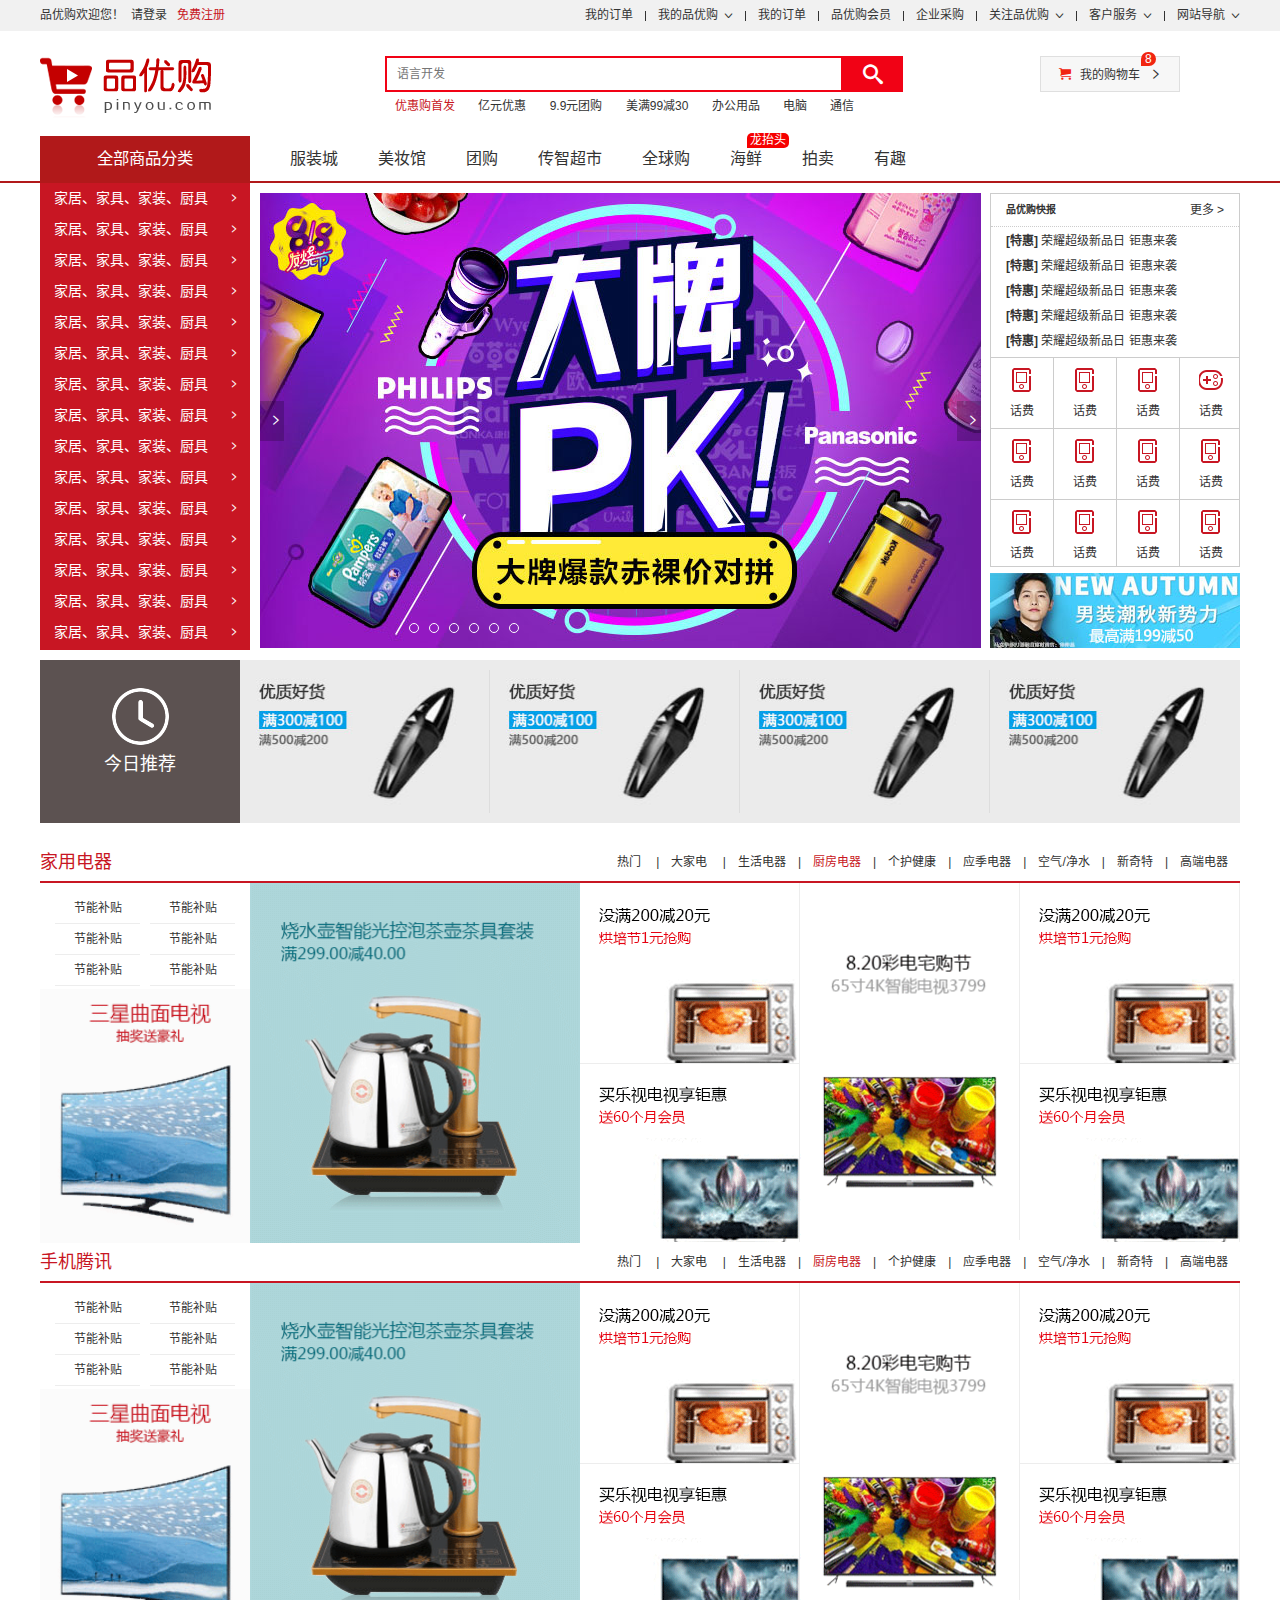
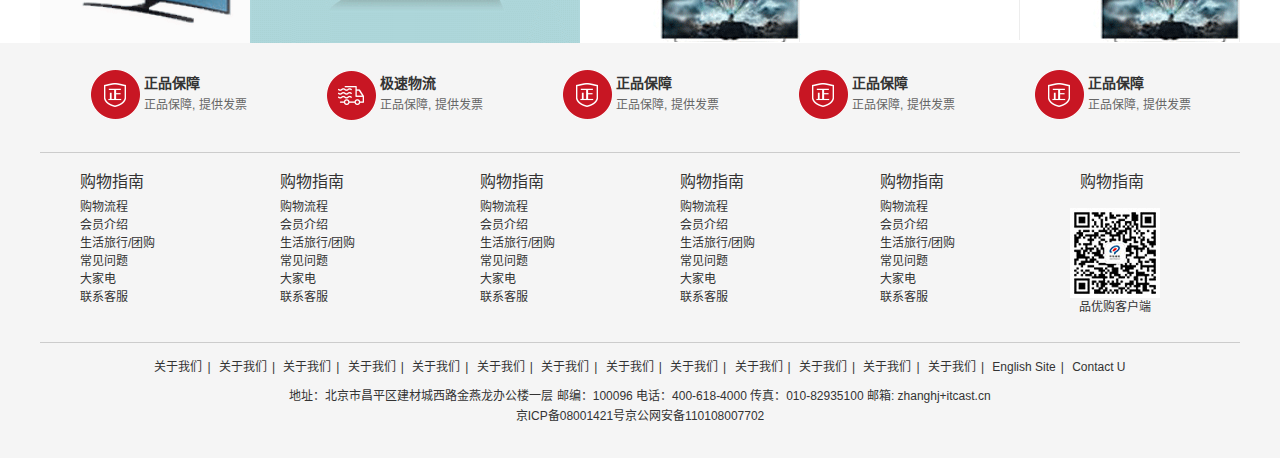
<file: 购物车/index.html>
<!DOCTYPE html>
<html lang="zh-CN">
<head>
  <meta charset="UTF-8">
  <title>品优购-综合网购首选-正品低价、品质保障、配送及时、轻松购物！</title>
  <meta name="description" content="品优购-专业的综合网上购物商城,销售家电、数码通讯、电脑、家居百货、服装服饰、母婴、图书、食品等数万个品牌优质商品.便捷、诚信的服务，为您提供愉悦的网上购物体验!" />
   <meta name="Keywords" content="网上购物,网上商城,手机,笔记本,电脑,MP3,CD,VCD,DV,相机,数码,配件,手表,存储卡,京东" />
  <!-- ico图标的引入 -->
  <link rel="shortcut icon" href="favicon.ico"  type="image/x-icon"/>
  <!-- 先引入我们的初始化css -->
  <link rel="stylesheet" href="css/normalize.css">
  <!-- 再引入我们的 公共样式文件 -->
  <link rel="stylesheet" href="css/common.css">
  <!-- 再引入我们的 首页样式文件 -->
  <link rel="stylesheet" href="css/index.css">
</head>
<body>
  <!-- 整个顶部盒子start -->
  <div class="nav-top">
      <!-- 快捷导航模块开始 -->
      <div class="shortcut">
         <div class="w">
             <div class="shortcut-l fl">
               <ul>
                 <li>品优购欢迎您！ </li>
                 <li> 
                     &nbsp; 
                     <a href="#">请登录</a>  
                     &nbsp; 
                     <a href="register.html" target="_blank" class="style-red">免费注册</a>  
                 </li>
               </ul>
             </div>
             <div class="shortcut-r fr">
                 <ul>
                    <li><a href="#">我的订单</a></li>
                    <li class="spacer"></li>
                    <li class="cw-icon"><a href="#">我的品优购</a> <i  class="arrow"></i></li>
                    <li class="spacer"></li>
                    <li><a href="#">我的订单</a></li>
                    <li class="spacer"></li>
                    <li><a href="#">品优购会员</a></li>
                    <li class="spacer"></li>
                    <li><a href="#">企业采购</a></li>
                    <li class="spacer"></li>
                    <li class="cw-icon"><a href="#">关注品优购</a> <i class="arrow"></i></li>
                    <li class="spacer"></li>
                    <li class="cw-icon"><a href="#">客户服务</a>  <i  class="arrow"></i></li>
                    <li class="spacer"></li>
                    <li class="cw-icon"><a href="#">网站导航</a>  <i  class="arrow"></i></li>
                 </ul>
             </div>
         </div>        
      </div>
      <!-- 快捷导航模块结束 -->
      <!-- 头部 模块start -->
      <div class="header w">
          <!-- logo -->
          <div class="logo">
             <h1>
                <a href="index.html" title="品优购网">品优购网</a>
             </h1>
          </div>

          <!-- search -->
          <div class="search">
              <form action="">
                <input type="text" placeholder="语言开发">
                <button></button>
              </form>
          </div>

          <!-- hotwords -->
          <div class="hotwords">
            <a href="#" class="style-red">优惠购首发</a>    
            <a href="#">亿元优惠</a>    
            <a href="#">9.9元团购</a>    
            <a href="#">美满99减30</a>    
            <a href="#">办公用品</a>    
            <a href="#">电脑</a>    
            <a href="#">通信</a>                           
          </div>
          <!-- shopcar -->
          <div class="shopcar">
               <i class="icomoon car"></i>
               <a href="#">我的购物车</a>
               <i class="icomoon arr"></i> 
               <i class="count">8</i>
          </div>
      </div>
      <!-- nav部分 -->
      <div class="nav w">
          <!-- 下拉菜单 -->
          <div class="dropdown fl">
             <div class="dt">
                <h3>全部商品分类</h3>
             </div>
             <div class="dd">
                <ul>
                  <li class="cate_menu_item"><a href="#">家居、家具、家装、厨具 <span class="icomoon fr"></span></a></li>
                  <li class="cate_menu_item"><a href="#">家居、家具、家装、厨具 <span class="icomoon fr"></span></a></li>
                  <li class="cate_menu_item"><a href="#">家居、家具、家装、厨具 <span class="icomoon fr"></span></a></li>
                  <li class="cate_menu_item"><a href="#">家居、家具、家装、厨具 <span class="icomoon fr"></span></a></li>
                  <li class="cate_menu_item"><a href="#">家居、家具、家装、厨具 <span class="icomoon fr"></span></a></li>
                  <li class="cate_menu_item"><a href="#">家居、家具、家装、厨具 <span class="icomoon fr"></span></a></li>
                  <li class="cate_menu_item"><a href="#">家居、家具、家装、厨具 <span class="icomoon fr"></span></a></li>
                  <li class="cate_menu_item"><a href="#">家居、家具、家装、厨具 <span class="icomoon fr"></span></a></li>
                  <li class="cate_menu_item"><a href="#">家居、家具、家装、厨具 <span class="icomoon fr"></span></a></li>
                  <li class="cate_menu_item"><a href="#">家居、家具、家装、厨具 <span class="icomoon fr"></span></a></li>
                  <li class="cate_menu_item"><a href="#">家居、家具、家装、厨具 <span class="icomoon fr"></span></a></li>
                  <li class="cate_menu_item"><a href="#">家居、家具、家装、厨具 <span class="icomoon fr"></span></a></li>
                  <li class="cate_menu_item"><a href="#">家居、家具、家装、厨具 <span class="icomoon fr"></span></a></li>
                  <li class="cate_menu_item"><a href="#">家居、家具、家装、厨具 <span class="icomoon fr"></span></a></li>
                  <li class="cate_menu_item"><a href="#">家居、家具、家装、厨具 <span class="icomoon fr"></span></a></li>
                </ul>
             </div>
          </div>
          <!-- nav-group  导航分组 -->
          <div class="nav-group fl">
             <ul>
               <li class="nav-group-item"><a href="#">服装城</a></li>
               <li class="nav-group-item"><a href="#">美妆馆</a></li>
               <li class="nav-group-item"><a href="#">团购</a></li>
               <li class="nav-group-item"><a href="#">传智超市</a></li>
               <li class="nav-group-item"><a href="#">全球购</a></li>
               <li class="nav-group-item">
                  <a href="#">海鲜</a>
                  <i class="dragon">龙抬头</i>
              </li>
               <li class="nav-group-item"><a href="#">拍卖</a></li>
               <li class="nav-group-item"><a href="#">有趣</a></li>
             </ul>
          </div>
      </div>
      <!-- 头部 模块start -->        
  </div>
  <!-- 整个顶部盒子end -->
  <!-- 主体盒子开始 -->
  <div class="w">
      <div class="main">
          <!-- 轮播图 焦点图 -->
          <div class="focus fl">
              <ul>
                <li><a href="#"><img src="upload/banner.jpg" alt=""></a></li>
              </ul>
              <button class="focus-prev"></button>
              <button class="focus-next"></button>
              <!-- 翻页小圆点 -->
              <ol class="pager">
                <li class="pager-item"></li>
                <li class="pager-item"></li>
                <li class="pager-item"></li>
                <li class="pager-item current"></li>
                <li class="pager-item"></li>
                <li class="pager-item"></li>
              </ol>
          </div>
          <!-- 快报模块 -->
          <div class="newsflash fr">
            <div class="news">
              <div class="news-hd">
                 <h5 class="fl">品优购快报</h5>
                 <a href="#" class="fr">更多 &gt; </a>
              </div>
              <div class="news-bd">
                 <ul>
                   <li><a href="#"><strong>[特惠]</strong> 荣耀超级新品日 钜惠来袭</a></li>
                   <li><a href="#"><strong>[特惠]</strong> 荣耀超级新品日 钜惠来袭</a></li>
                   <li><a href="#"><strong>[特惠]</strong> 荣耀超级新品日 钜惠来袭</a></li>
                   <li><a href="#"><strong>[特惠]</strong> 荣耀超级新品日 钜惠来袭</a></li>
                   <li><a href="#"><strong>[特惠]</strong> 荣耀超级新品日 钜惠来袭</a></li>
                 </ul>
              </div>
            </div>
            <div class="lifeservice">
               <ul>
                 <li>
                   <a href="#"><i class="icon"></i><p>话费</p></a>
                   
                 </li>
                 <li>
                   <a href="#"><i class="icon"></i><p>话费</p></a>
                   
                 </li>
                 <li>
                   <a href="#"><i class="icon"></i><p>话费</p></a>
                   
                 </li>
                 <li class="game">
                   <a href="#"><i class="icon"></i><p>话费</p></a>
                   
                 </li>
                 <li>
                   <a href="#"><i class="icon"></i><p>话费</p></a>
                   
                 </li>
                 <li>
                   <a href="#"><i class="icon"></i><p>话费</p></a>
                   
                 </li>
                 <li>
                   <a href="#"><i class="icon"></i><p>话费</p></a>
                   
                 </li>
                 <li>
                   <a href="#"><i class="icon"></i><p>话费</p></a>
                   
                 </li>
                 <li>
                   <a href="#"><i class="icon"></i><p>话费</p></a>
                   
                 </li>
                 <li>
                   <a href="#"><i class="icon"></i><p>话费</p></a>
                   
                 </li>
                 <li>
                   <a href="#"><i class="icon"></i><p>话费</p></a>
                   
                 </li>
                 <li>
                   <a href="#"><i class="icon"></i><p>话费</p></a>
                   
                 </li>
               </ul>
            </div>
            <div class="ad">
              <img src="upload/ad.jpg" alt="">
            </div>
          </div>
      </div>
  </div>
  <!-- 主体盒子结束 --> 

 <!-- show模块展示专区 -->
 <div class="show">
   <div class="recommend w">
      <div class="time fl">
         <img src="img/clock.png" alt="">
         <h3>今日推荐</h3>
      </div>
      <div class="recommend-r fl">
         <ul>
           <li>
             <a href="list.html">
               <img src="upload/re-img1.jpg" alt="">
             </a>
           </li>
           <li>
             <a href="list.html">
               <img src="upload/re-img1.jpg" alt="">
             </a>
           </li>
           <li>
             <a href="list.html">
               <img src="upload/re-img1.jpg" alt="">
             </a>
           </li>
           <li class="last">
             <a href="list.html">
               <img src="upload/re-img1.jpg" alt="">
             </a>
           </li>
  
         </ul>
      </div>
   </div>
 </div>
 <!-- show模块展示专区end -->

 <!-- 楼层去  电梯导航用的  start-->
<div class="floor">
   <div class="w">
       <div class="floor-hd">
          <h3>家用电器</h3>
          <div class="tab-list">
             <ul>
                <!-- 因为我们触发的是li事件  -->
                <li ><a href="#">热门</a> |</li>
                <li><a href="#">大家电</a> |</li>
                <li><a href="#">生活电器</a>|</li>
                <li class="current"><a href="#">厨房电器</a>|</li>
                <li><a href="#">个护健康</a>|</li>
                <li><a href="#">应季电器</a>|</li>
                <li><a href="#">空气/净水</a>|</li>
                <li><a href="#">新奇特</a>|</li>
                <li><a href="#">高端电器</a></li>
             </ul>
          </div>
       </div>
       <div class="floor-bd">
         <!-- tab-content这个盒子要有 -->
          <div class="tab-content">
             <div class="row-210 fl">
                 <div class="row-210-top clearfix">
                   <ul>
                     <li><a href="#">节能补贴</a></li>
                     <li><a href="#">节能补贴</a></li>
                     <li><a href="#">节能补贴</a></li>
                     <li><a href="#">节能补贴</a></li>
                     <li><a href="#">节能补贴</a></li>
                     <li><a href="#">节能补贴</a></li>
                   </ul>
                 </div>
                 <div class="row-210-bottom">
                   <a href="#"><img src="upload/floor-1-1.png" alt=""></a>
                 </div>
             </div>
             <div class="row-330 fl">
                <ul>
                  <li><a href=""><img src="upload/floor-1-b01.png" alt=""></a></li>
                </ul>

             </div>
             <div class="row-220 fl">
                 <div class="tab-content-top">
                   <a href="#"><img src="upload/floor-1-2.png" alt=""></a>
                 </div>
                 <div class="tab-content-bottom">
                    <a href="#"><img src="upload/floor-1-3.png" alt=""></a>
                 </div>
             </div>
             <div class="row-220 fl">
                <a href="#"><img src="upload/floor-1-4.png" alt=""></a>
             </div>
             <div class="row-220 fl">
                 <div class="tab-content-top">
                   <a href="#"><img src="upload/floor-1-2.png" alt=""></a>
                 </div>
                 <div class="tab-content-bottom">
                    <a href="#"><img src="upload/floor-1-3.png" alt=""></a>
                 </div>

             </div>
          </div>
       </div>

   </div>

   <div class="w">
       <div class="floor-hd">
          <h3>手机腾讯</h3>
          <div class="tab-list">
             <ul>
                <!-- 因为我们触发的是li事件  -->
                <li ><a href="#">热门</a> |</li>
                <li><a href="#">大家电</a> |</li>
                <li><a href="#">生活电器</a>|</li>
                <li class="current"><a href="#">厨房电器</a>|</li>
                <li><a href="#">个护健康</a>|</li>
                <li><a href="#">应季电器</a>|</li>
                <li><a href="#">空气/净水</a>|</li>
                <li><a href="#">新奇特</a>|</li>
                <li><a href="#">高端电器</a></li>
             </ul>
          </div>
       </div>
       <div class="floor-bd">
         <!-- tab-content这个盒子要有 -->
          <div class="tab-content">
             <div class="row-210 fl">
                 <div class="row-210-top clearfix">
                   <ul>
                     <li><a href="#">节能补贴</a></li>
                     <li><a href="#">节能补贴</a></li>
                     <li><a href="#">节能补贴</a></li>
                     <li><a href="#">节能补贴</a></li>
                     <li><a href="#">节能补贴</a></li>
                     <li><a href="#">节能补贴</a></li>
                   </ul>
                 </div>
                 <div class="row-210-bottom">
                   <a href="#"><img src="upload/floor-1-1.png" alt=""></a>
                 </div>
             </div>
             <div class="row-330 fl">
                <ul>
                  <li><a href=""><img src="upload/floor-1-b01.png" alt=""></a></li>
                </ul>

             </div>
             <div class="row-220 fl">
                 <div class="tab-content-top">
                   <a href="#"><img src="upload/floor-1-2.png" alt=""></a>
                 </div>
                 <div class="tab-content-bottom">
                    <a href="#"><img src="upload/floor-1-3.png" alt=""></a>
                 </div>
             </div>
             <div class="row-220 fl">
                <a href="#"><img src="upload/floor-1-4.png" alt=""></a>
             </div>
             <div class="row-220 fl">
                 <div class="tab-content-top">
                   <a href="#"><img src="upload/floor-1-2.png" alt=""></a>
                 </div>
                 <div class="tab-content-bottom">
                    <a href="#"><img src="upload/floor-1-3.png" alt=""></a>
                 </div>

             </div>
          </div>
       </div>

   </div>
</div>






  <!-- 整个底部盒子start -->

  <div class="footer">
      <div class="w">
            <!-- 服务模块 -->
            <div class="mod_service">
               <ul>
                 <li class="mod_service_item">
                    <i class="mod_service_zheng fl sprite1"></i>
                    <div class="mod_service_tit fl">
                        <h5>正品保障</h5>
                        <p>正品保障, 提供发票</p>
                    </div>
                 </li>
                 <li class="mod_service_item">
                    <i class="mod_service_ji fl sprite1"></i>
                    <div class="mod_service_tit fl">
                        <h5>极速物流</h5>
                        <p>正品保障, 提供发票</p>
                    </div>
                 </li>
                 <li class="mod_service_item">
                    <i class="mod_service_zheng fl sprite1"></i>
                    <div class="mod_service_tit fl">
                        <h5>正品保障</h5>
                        <p>正品保障, 提供发票</p>
                    </div>
                 </li>
                 <li class="mod_service_item">
                    <i class="mod_service_zheng fl sprite1"></i>
                    <div class="mod_service_tit fl">
                        <h5>正品保障</h5>
                        <p>正品保障, 提供发票</p>
                    </div>
                 </li>
                 <li class="mod_service_item">
                    <i class="mod_service_zheng fl sprite1"></i>
                    <div class="mod_service_tit fl">
                        <h5>正品保障</h5>
                        <p>正品保障, 提供发票</p>
                    </div>
                 </li>
                
               </ul>
            </div>
            <!-- 帮助模块 -->
            <div class="mod_help">
                <dl class="mod_help_list">
                  <dt class="mod_help_title">购物指南</dt>
                  <dd><a href="#">购物流程</a></dd>
                  <dd><a href="#">会员介绍</a></dd>
                  <dd><a href="#">生活旅行/团购</a></dd>
                  <dd><a href="#">常见问题</a></dd>
                  <dd><a href="#">大家电</a></dd>
                  <dd><a href="#">联系客服</a></dd>
                </dl>
                <dl class="mod_help_list">
                  <dt class="mod_help_title">购物指南</dt>
                  <dd><a href="#">购物流程</a></dd>
                  <dd><a href="#">会员介绍</a></dd>
                  <dd><a href="#">生活旅行/团购</a></dd>
                  <dd><a href="#">常见问题</a></dd>
                  <dd><a href="#">大家电</a></dd>
                  <dd><a href="#">联系客服</a></dd>
                </dl>
                <dl class="mod_help_list">
                  <dt class="mod_help_title">购物指南</dt>
                  <dd><a href="#">购物流程</a></dd>
                  <dd><a href="#">会员介绍</a></dd>
                  <dd><a href="#">生活旅行/团购</a></dd>
                  <dd><a href="#">常见问题</a></dd>
                  <dd><a href="#">大家电</a></dd>
                  <dd><a href="#">联系客服</a></dd>
                </dl>
                <dl class="mod_help_list">
                  <dt class="mod_help_title">购物指南</dt>
                  <dd><a href="#">购物流程</a></dd>
                  <dd><a href="#">会员介绍</a></dd>
                  <dd><a href="#">生活旅行/团购</a></dd>
                  <dd><a href="#">常见问题</a></dd>
                  <dd><a href="#">大家电</a></dd>
                  <dd><a href="#">联系客服</a></dd>
                </dl>
                <dl class="mod_help_list">
                  <dt class="mod_help_title">购物指南</dt>
                  <dd><a href="#">购物流程</a></dd>
                  <dd><a href="#">会员介绍</a></dd>
                  <dd><a href="#">生活旅行/团购</a></dd>
                  <dd><a href="#">常见问题</a></dd>
                  <dd><a href="#">大家电</a></dd>
                  <dd><a href="#">联系客服</a></dd>
                </dl>
                <dl class="mod_help_list">
                  <dt class="mod_help_title">购物指南</dt>
                  <dd class="erweima">
                    <img src="img/wx_cz.jpg" alt="">

                     品优购客户端
                  </dd>
                </dl>
            </div>
            <!-- 版权模块 -->
            <div class="mod_copyright">
              <div class="mod_copyright_links"> 
                <a href="#">关于我们</a>|
                <a href="#">关于我们</a>|
                <a href="#">关于我们</a>|
                <a href="#">关于我们</a>|
                <a href="#">关于我们</a>|
                <a href="#">关于我们</a>|
                <a href="#">关于我们</a>|
                <a href="#">关于我们</a>|
                <a href="#">关于我们</a>|
                <a href="#">关于我们</a>|
                <a href="#">关于我们</a>|
                <a href="#">关于我们</a>|
                <a href="#">关于我们</a>|
                <a href="#">English Site</a>|
                <a href="#">Contact U</a></div>
              <p>
                地址：北京市昌平区建材城西路金燕龙办公楼一层 邮编：100096 电话：400-618-4000 传真：010-82935100 邮箱: zhanghj+itcast.cn <br>
京ICP备08001421号京公网安备110108007702

              </p>
            </div>
      </div>
  </div>
 <!-- 整个底部盒子start -->
</body>

</html>
</file>
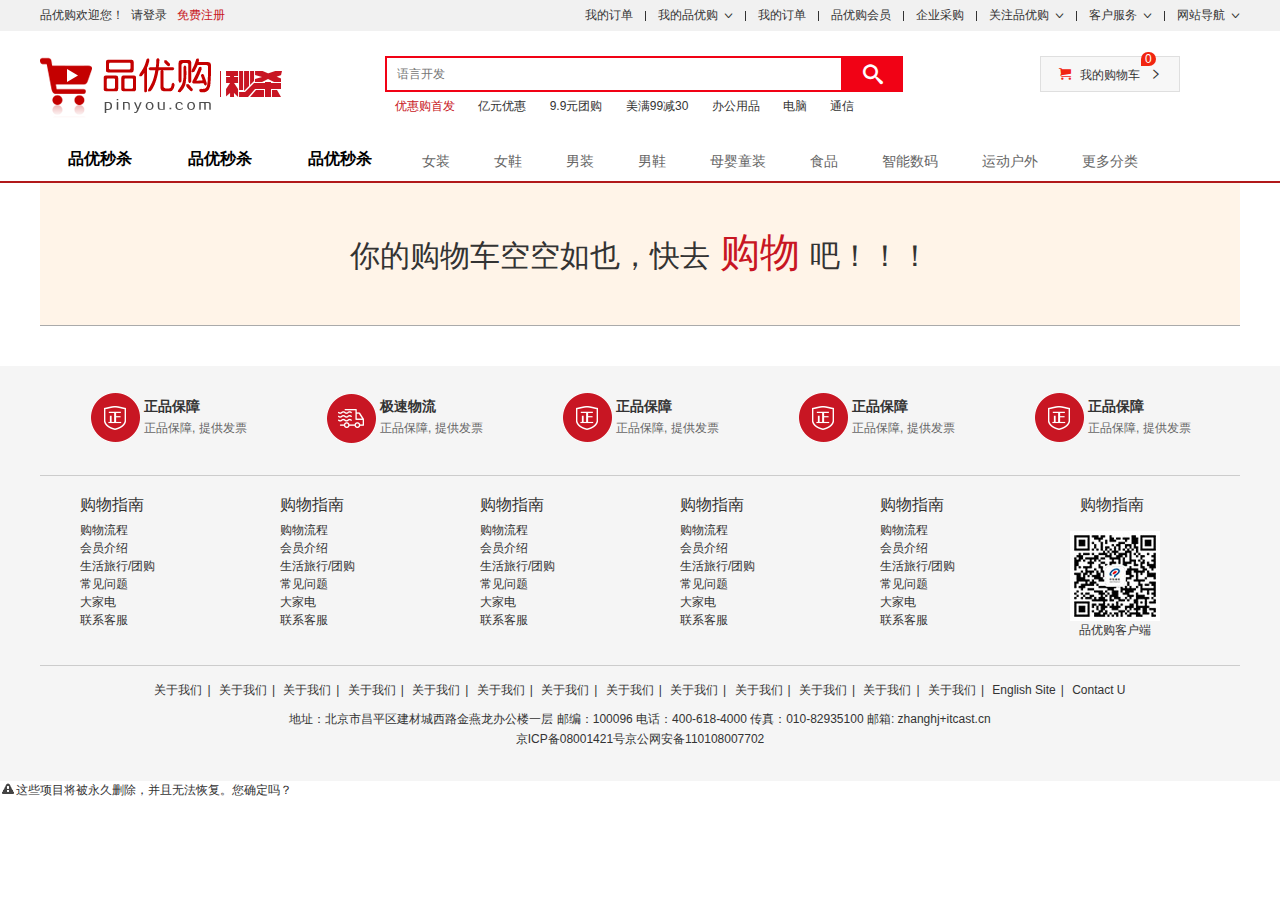
<file: 购物车/cart.html>
<!DOCTYPE html>
<html lang="en">

<head>
  <meta charset="UTF-8">
  <title>购物车-品优购</title>
  <meta name="description"
    content="品优购-专业的综合网上购物商城,销售家电、数码通讯、电脑、家居百货、服装服饰、母婴、图书、食品等数万个品牌优质商品.便捷、诚信的服务，为您提供愉悦的网上购物体验!" />
  <meta name="Keywords" content="网上购物,网上商城,手机,笔记本,电脑,MP3,CD,VCD,DV,相机,数码,配件,手表,存储卡,京东" />
  <!-- ico图标的引入 -->
  <link rel="shortcut icon" href="favicon.ico" type="image/x-icon" />
  <!-- 先引入我们的初始化css -->
  <link rel="stylesheet" href="css/normalize.css">
  <link rel="stylesheet" href="./css/jquery-ui.css">
  <!-- 再引入我们的 公共样式文件 -->
  <link rel="stylesheet" href="css/common.css">
  <!-- 再引入我们的 list样式文件 -->
  <link rel="stylesheet" href="css/list.css">
  <link rel="stylesheet" href="css/cart.css">

</head>

<body>

  <!-- 整个顶部盒子start -->
  <div class="nav-top">
    <!-- 快捷导航模块开始 -->
    <div class="shortcut">
      <div class="w">
        <div class="shortcut-l fl">
          <ul>
            <li>品优购欢迎您！ </li>
            <li>
              &nbsp;
              <a href="#">请登录</a>
              &nbsp;
              <a href="#" class="style-red">免费注册</a>
            </li>
          </ul>
        </div>
        <div class="shortcut-r fr">
          <ul>
            <li><a href="#">我的订单</a></li>
            <li class="spacer"></li>
            <li class="cw-icon"><a href="#">我的品优购</a> <i class="arrow"></i></li>
            <li class="spacer"></li>
            <li><a href="#">我的订单</a></li>
            <li class="spacer"></li>
            <li><a href="#">品优购会员</a></li>
            <li class="spacer"></li>
            <li><a href="#">企业采购</a></li>
            <li class="spacer"></li>
            <li class="cw-icon"><a href="#">关注品优购</a> <i class="arrow"></i></li>
            <li class="spacer"></li>
            <li class="cw-icon"><a href="#">客户服务</a> <i class="arrow"></i></li>
            <li class="spacer"></li>
            <li class="cw-icon"><a href="#">网站导航</a> <i class="arrow"></i></li>
          </ul>
        </div>
      </div>
    </div>
    <!-- 快捷导航模块结束 -->
    <!-- 头部 模块start -->
    <div class="header w">
      <!-- logo -->
      <div class="logo">
        <h1>
          <a href="index.html" title="品优购网">品优购网</a>
        </h1>
      </div>
      <div class="kill">
        <img src="upload/secKill_03.png" alt="">
      </div>
      <!-- search -->
      <div class="search">
        <form action="">
          <input type="text" placeholder="语言开发">
          <button></button>
        </form>
      </div>

      <!-- hotwords -->
      <div class="hotwords">
        <a href="#" class="style-red">优惠购首发</a>
        <a href="#">亿元优惠</a>
        <a href="#">9.9元团购</a>
        <a href="#">美满99减30</a>
        <a href="#">办公用品</a>
        <a href="#">电脑</a>
        <a href="#">通信</a>
      </div>
      <!-- shopcar -->
      <div class="shopcar">
        <i class="icomoon car"></i>
        <a href="./cart.html">我的购物车</a>
        <i class="icomoon arr"></i>
        <i class="count">0</i>
      </div>
    </div>
    <!-- nav部分 -->
    <div class="nav w">
      <ul class="list-nav-l fl">
        <li><a href="">品优秒杀</a></li>
        <li><a href="">品优秒杀</a></li>
        <li><a href="">品优秒杀</a></li>
      </ul>
      <ul class="list-nav-r fl">
        <li><a href="#">女装</a></li>
        <li><a href="#">女鞋 </a></li>
        <li><a href="#">男装</a></li>
        <li><a href="#">男鞋</a></li>
        <li><a href="#">母婴童装</a></li>
        <li><a href="#">食品</a></li>
        <li><a href="#">智能数码</a></li>
        <li><a href="#">运动户外</a></li>
        <li><a href="#">更多分类</a></li>
      </ul>
    </div>
    <!-- 头部 模块start -->
  </div>
  <!-- 整个顶部盒子end -->


  <!-- 内容区 -->
  <div class="main">
    <div class="w">
      <div class="empty-tip tc">
        你的购物车空空如也，快去<a href="./list.html">购物</a>吧！！！
      </div>
      <div class="cart-header hidden">
        <div class="row">
          <div class=" cell col-1">
            <input type="checkbox" class="pick-all" checked>全选
          </div>
          <div class="cell col-4">商品</div>
          <div class="cell col-1">价格</div>
          <div class="cell col-1">数量</div>
          <div class="cell col-1">小计</div>
          <div class="cell col-1">操作</div>
        </div>
      </div>

      <!-- 所有在购物车里面的商品 -->
      <div class="item-list">
        <!-- <div class="item" data-id="6">
          <div class="row">
            <div class="cell col-1 row">
              <div class="cell col-1">
                <input type="checkbox" class="item-ck" checked="">
              </div>
              <div class="cell col-4">
                <img src="./images/5b0fbaabN3229c7a3.jpg" alt="">
              </div>
            </div>
            <div class="cell col-4 row">
              <div class="item-name">荣耀V20 胡歌同款 麒麟980芯片 魅眼全视屏 4800万深感相机 6GB+128GB 幻夜黑 移动联通电信4G全面屏手机</div>
            </div>
            <div class="cell col-1 tc lh70">
              <span>￥</span>
              <em class="price">4158</em>
            </div>
            <div class="cell col-1 tc lh70">
              <div class="item-count">
                <a href="javascript:void(0);" class="reduce fl">-</a>
                <input autocomplete="off" type="text" class="number fl" value="1">
                <a href="javascript:void(0);" class="add fl">+</a>
              </div>
            </div>
            <div class="cell col-1 tc lh70">
              <span>￥</span>
              <em class="computed">4158</em>
            </div>
            <div class="cell col-1">
              <a href="javascript:void(0);" class="item-del">从购物车中移除</a>
            </div>
          </div>
        </div> -->
        
      </div>

      <div class="total-of hidden">
        <div class="row w">
          <div class="cell col-1">
            <input type="checkbox" class="pick-all" checked>全选
          </div>
          <div class="cell col-1 tc">
            已经选择<span class="selected">0</span>件商品
          </div>
          <div class="cell col-1 tc">
            总计：￥<span class="total-money">0</span>
          </div>
          <div class="cell col-1 tc">
            <a href="javascript:void(0);" class="settlement">去结算</a>
          </div>
        </div>
      </div>

    </div>
  </div>



  <!-- 整个底部盒子start -->

  <div class="footer">
    <div class="w">
      <!-- 服务模块 -->
      <div class="mod_service">
        <ul>
          <li class="mod_service_item">
            <i class="mod_service_zheng fl sprite1"></i>
            <div class="mod_service_tit fl">
              <h5>正品保障</h5>
              <p>正品保障, 提供发票</p>
            </div>
          </li>
          <li class="mod_service_item">
            <i class="mod_service_ji fl sprite1"></i>
            <div class="mod_service_tit fl">
              <h5>极速物流</h5>
              <p>正品保障, 提供发票</p>
            </div>
          </li>
          <li class="mod_service_item">
            <i class="mod_service_zheng fl sprite1"></i>
            <div class="mod_service_tit fl">
              <h5>正品保障</h5>
              <p>正品保障, 提供发票</p>
            </div>
          </li>
          <li class="mod_service_item">
            <i class="mod_service_zheng fl sprite1"></i>
            <div class="mod_service_tit fl">
              <h5>正品保障</h5>
              <p>正品保障, 提供发票</p>
            </div>
          </li>
          <li class="mod_service_item">
            <i class="mod_service_zheng fl sprite1"></i>
            <div class="mod_service_tit fl">
              <h5>正品保障</h5>
              <p>正品保障, 提供发票</p>
            </div>
          </li>

        </ul>
      </div>
      <!-- 帮助模块 -->
      <div class="mod_help">
        <dl class="mod_help_list">
          <dt class="mod_help_title">购物指南</dt>
          <dd><a href="#">购物流程</a></dd>
          <dd><a href="#">会员介绍</a></dd>
          <dd><a href="#">生活旅行/团购</a></dd>
          <dd><a href="#">常见问题</a></dd>
          <dd><a href="#">大家电</a></dd>
          <dd><a href="#">联系客服</a></dd>
        </dl>
        <dl class="mod_help_list">
          <dt class="mod_help_title">购物指南</dt>
          <dd><a href="#">购物流程</a></dd>
          <dd><a href="#">会员介绍</a></dd>
          <dd><a href="#">生活旅行/团购</a></dd>
          <dd><a href="#">常见问题</a></dd>
          <dd><a href="#">大家电</a></dd>
          <dd><a href="#">联系客服</a></dd>
        </dl>
        <dl class="mod_help_list">
          <dt class="mod_help_title">购物指南</dt>
          <dd><a href="#">购物流程</a></dd>
          <dd><a href="#">会员介绍</a></dd>
          <dd><a href="#">生活旅行/团购</a></dd>
          <dd><a href="#">常见问题</a></dd>
          <dd><a href="#">大家电</a></dd>
          <dd><a href="#">联系客服</a></dd>
        </dl>
        <dl class="mod_help_list">
          <dt class="mod_help_title">购物指南</dt>
          <dd><a href="#">购物流程</a></dd>
          <dd><a href="#">会员介绍</a></dd>
          <dd><a href="#">生活旅行/团购</a></dd>
          <dd><a href="#">常见问题</a></dd>
          <dd><a href="#">大家电</a></dd>
          <dd><a href="#">联系客服</a></dd>
        </dl>
        <dl class="mod_help_list">
          <dt class="mod_help_title">购物指南</dt>
          <dd><a href="#">购物流程</a></dd>
          <dd><a href="#">会员介绍</a></dd>
          <dd><a href="#">生活旅行/团购</a></dd>
          <dd><a href="#">常见问题</a></dd>
          <dd><a href="#">大家电</a></dd>
          <dd><a href="#">联系客服</a></dd>
        </dl>
        <dl class="mod_help_list">
          <dt class="mod_help_title">购物指南</dt>
          <dd class="erweima">
            <img src="img/wx_cz.jpg" alt="">

            品优购客户端
          </dd>
        </dl>
      </div>
      <!-- 版权模块 -->
      <div class="mod_copyright">
        <div class="mod_copyright_links">
          <a href="#">关于我们</a>|
          <a href="#">关于我们</a>|
          <a href="#">关于我们</a>|
          <a href="#">关于我们</a>|
          <a href="#">关于我们</a>|
          <a href="#">关于我们</a>|
          <a href="#">关于我们</a>|
          <a href="#">关于我们</a>|
          <a href="#">关于我们</a>|
          <a href="#">关于我们</a>|
          <a href="#">关于我们</a>|
          <a href="#">关于我们</a>|
          <a href="#">关于我们</a>|
          <a href="#">English Site</a>|
          <a href="#">Contact U</a></div>
        <p>
          地址：北京市昌平区建材城西路金燕龙办公楼一层 邮编：100096 电话：400-618-4000 传真：010-82935100 邮箱: zhanghj+itcast.cn <br>
          京ICP备08001421号京公网安备110108007702

        </p>
      </div>
    </div>
  </div>
  <!-- 整个底部盒子start -->
  <div class="mask hidden"></div>

  <div id="dialog-confirm" title="确认要删除吗？">
    <p><span class="ui-icon ui-icon-alert"></span>这些项目将被永久删除，并且无法恢复。您确定吗？</p>
  </div>
</body>
</html>
</file>
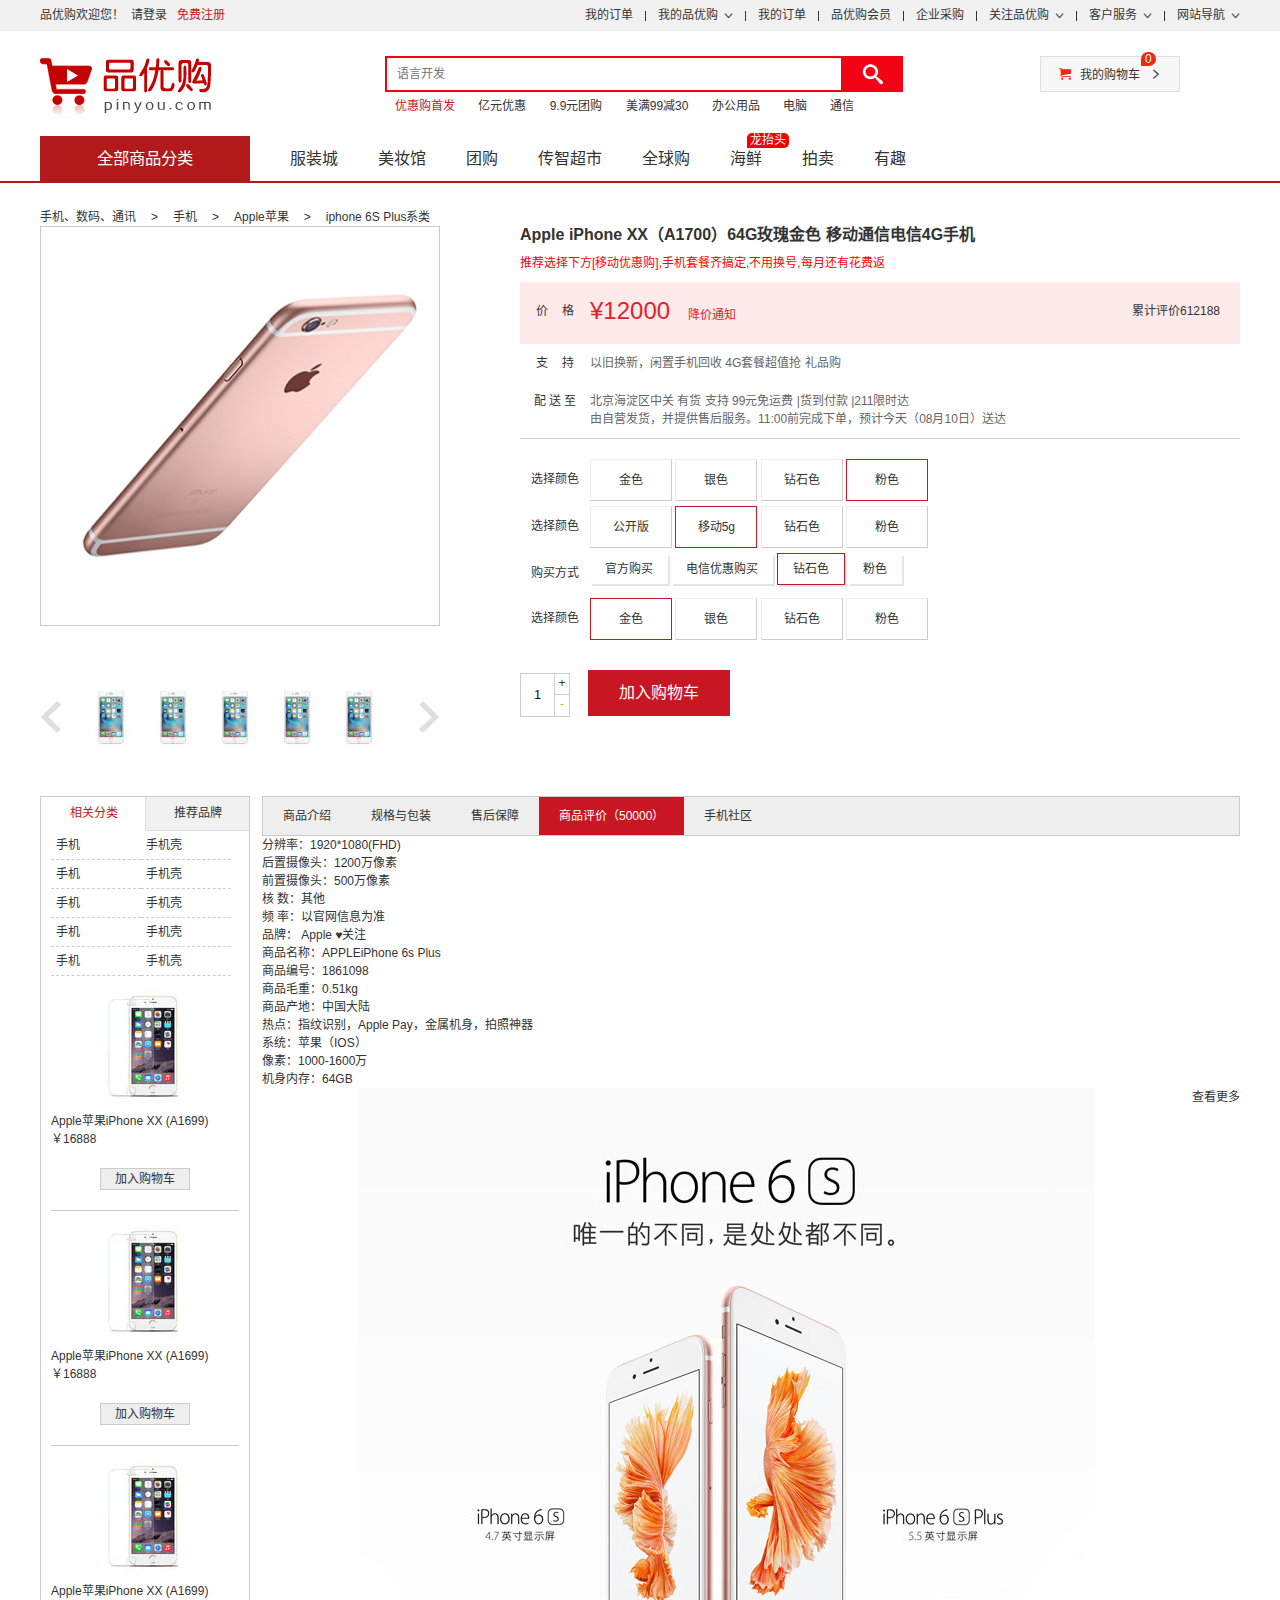
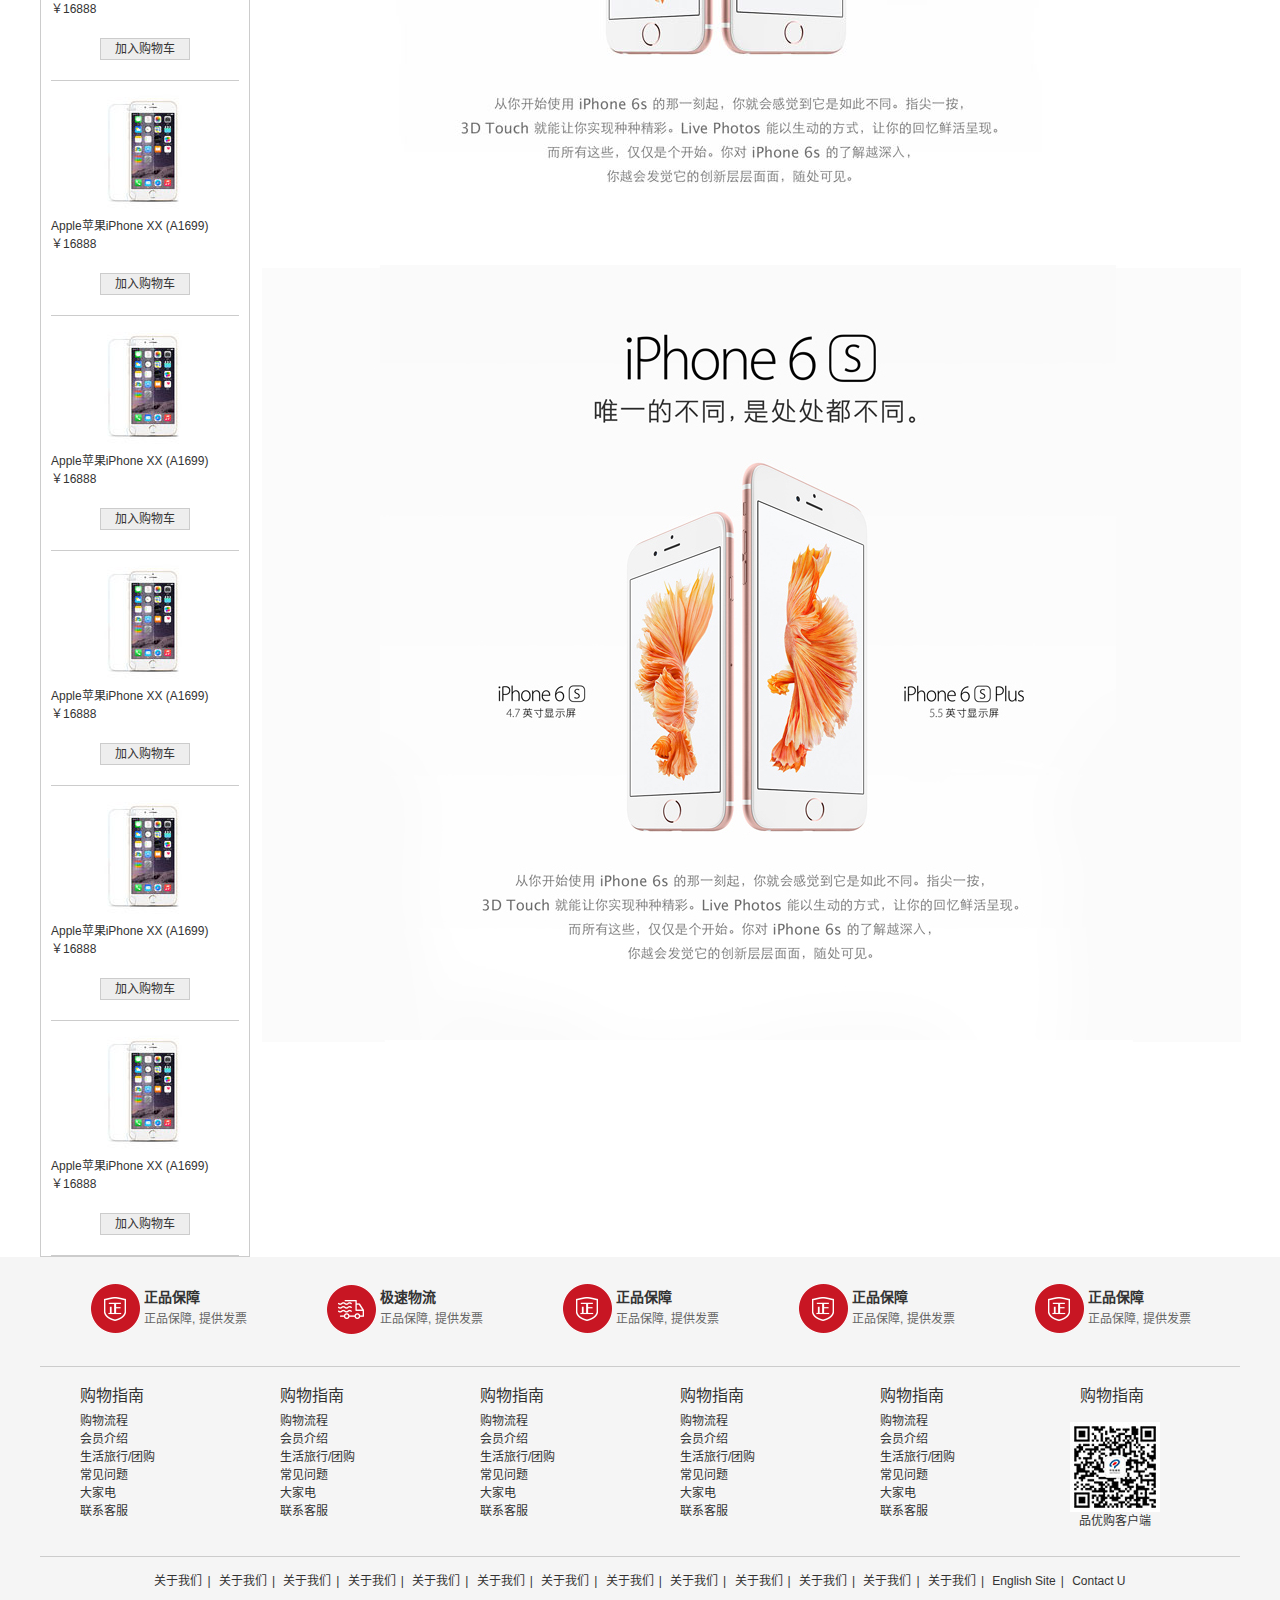
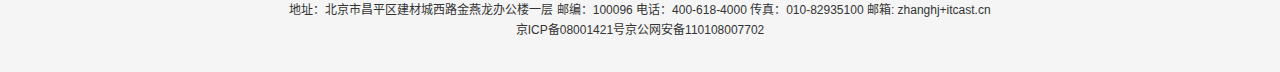
<file: 购物车/detail.html>
<!DOCTYPE html>
<html lang="zh-CN">

<head>
  <meta charset="UTF-8">
  <title>手机详情页-品优购</title>
  <meta name="description"
    content="品优购-专业的综合网上购物商城,销售家电、数码通讯、电脑、家居百货、服装服饰、母婴、图书、食品等数万个品牌优质商品.便捷、诚信的服务，为您提供愉悦的网上购物体验!" />
  <meta name="Keywords" content="网上购物,网上商城,手机,笔记本,电脑,MP3,CD,VCD,DV,相机,数码,配件,手表,存储卡,京东" />
  <!-- ico图标的引入 -->
  <link rel="shortcut icon" href="favicon.ico" type="image/x-icon" />
  <!-- 先引入我们的初始化css -->
  <link rel="stylesheet" href="css/normalize.css">
  <!-- 再引入我们的 公共样式文件 -->
  <link rel="stylesheet" href="css/common.css">
  <!-- 再引入我们的 详情页样式文件 -->
  <link rel="stylesheet" href="css/detail.css">

</head>

<body>
  <!-- 整个顶部盒子start -->
  <div class="nav-top">
    <!-- 快捷导航模块开始 -->
    <div class="shortcut">
      <div class="w">
        <div class="shortcut-l fl">
          <ul>
            <li>品优购欢迎您！ </li>
            <li>
              &nbsp;
              <a href="#">请登录</a>
              &nbsp;
              <a href="#" class="style-red">免费注册</a>
            </li>
          </ul>
        </div>
        <div class="shortcut-r fr">
          <ul>
            <li><a href="#">我的订单</a></li>
            <li class="spacer"></li>
            <li class="cw-icon"><a href="#">我的品优购</a> <i class="arrow"></i></li>
            <li class="spacer"></li>
            <li><a href="#">我的订单</a></li>
            <li class="spacer"></li>
            <li><a href="#">品优购会员</a></li>
            <li class="spacer"></li>
            <li><a href="#">企业采购</a></li>
            <li class="spacer"></li>
            <li class="cw-icon"><a href="#">关注品优购</a> <i class="arrow"></i></li>
            <li class="spacer"></li>
            <li class="cw-icon"><a href="#">客户服务</a> <i class="arrow"></i></li>
            <li class="spacer"></li>
            <li class="cw-icon"><a href="#">网站导航</a> <i class="arrow"></i></li>
          </ul>
        </div>
      </div>
    </div>
    <!-- 快捷导航模块结束 -->
    <!-- 头部 模块start -->
    <div class="header w">
      <!-- logo -->
      <div class="logo">
        <h1>
          <a href="index.html" title="品优购网">品优购网</a>
        </h1>
      </div>

      <!-- search -->
      <div class="search">
        <form action="">
          <input type="text" placeholder="语言开发">
          <button></button>
        </form>
      </div>

      <!-- hotwords -->
      <div class="hotwords">
        <a href="#" class="style-red">优惠购首发</a>
        <a href="#">亿元优惠</a>
        <a href="#">9.9元团购</a>
        <a href="#">美满99减30</a>
        <a href="#">办公用品</a>
        <a href="#">电脑</a>
        <a href="#">通信</a>
      </div>
      <!-- shopcar -->
      <div class="shopcar">
        <i class="icomoon car"></i>
        <a href="./cart.html">我的购物车</a>
        <i class="icomoon arr"></i>
        <i class="count">0</i>
      </div>
    </div>
    <!-- nav部分 -->
    <div class="nav w">
      <!-- 下拉菜单 -->
      <div class="dropdown fl">
        <div class="dt">
          <h3>全部商品分类</h3>
        </div>
        <div class="dd">
          <ul>
            <li class="cate_menu_item"><a href="#">家居、家具、家装、厨具 <span class="icomoon fr"></span></a></li>
            <li class="cate_menu_item"><a href="#">家居、家具、家装、厨具 <span class="icomoon fr"></span></a></li>
            <li class="cate_menu_item"><a href="#">家居、家具、家装、厨具 <span class="icomoon fr"></span></a></li>
            <li class="cate_menu_item"><a href="#">家居、家具、家装、厨具 <span class="icomoon fr"></span></a></li>
            <li class="cate_menu_item"><a href="#">家居、家具、家装、厨具 <span class="icomoon fr"></span></a></li>
            <li class="cate_menu_item"><a href="#">家居、家具、家装、厨具 <span class="icomoon fr"></span></a></li>
            <li class="cate_menu_item"><a href="#">家居、家具、家装、厨具 <span class="icomoon fr"></span></a></li>
            <li class="cate_menu_item"><a href="#">家居、家具、家装、厨具 <span class="icomoon fr"></span></a></li>
            <li class="cate_menu_item"><a href="#">家居、家具、家装、厨具 <span class="icomoon fr"></span></a></li>
            <li class="cate_menu_item"><a href="#">家居、家具、家装、厨具 <span class="icomoon fr"></span></a></li>
            <li class="cate_menu_item"><a href="#">家居、家具、家装、厨具 <span class="icomoon fr"></span></a></li>
            <li class="cate_menu_item"><a href="#">家居、家具、家装、厨具 <span class="icomoon fr"></span></a></li>
            <li class="cate_menu_item"><a href="#">家居、家具、家装、厨具 <span class="icomoon fr"></span></a></li>
            <li class="cate_menu_item"><a href="#">家居、家具、家装、厨具 <span class="icomoon fr"></span></a></li>
            <li class="cate_menu_item"><a href="#">家居、家具、家装、厨具 <span class="icomoon fr"></span></a></li>
          </ul>
        </div>
      </div>
      <!-- nav-group  导航分组 -->
      <div class="nav-group fl">
        <ul>
          <li class="nav-group-item"><a href="#">服装城</a></li>
          <li class="nav-group-item"><a href="#">美妆馆</a></li>
          <li class="nav-group-item"><a href="#">团购</a></li>
          <li class="nav-group-item"><a href="#">传智超市</a></li>
          <li class="nav-group-item"><a href="#">全球购</a></li>
          <li class="nav-group-item">
            <a href="#">海鲜</a>
            <i class="dragon">龙抬头</i>
          </li>
          <li class="nav-group-item"><a href="#">拍卖</a></li>
          <li class="nav-group-item"><a href="#">有趣</a></li>
        </ul>
      </div>
    </div>
    <!-- 头部 模块start -->
  </div>
  <!-- 整个顶部盒子end -->

  <!-- 主体区域 -->
  <div class="main">
    <div class="w">
      <!-- 面包屑导航 -->
      <div class="crumb-wrap clearfix">
        <ul>
          <li><a href="#"> 手机、数码、通讯</a></li>
          <li> &gt; </li>
          <li><a href="#">手机</a></li>
          <li> &gt; </li>
          <li><a href="#"> Apple苹果</a></li>
          <li>&gt;</li>
          <li>iphone 6S Plus系类</li>
        </ul>
      </div>
      <!-- 产品介绍模块 -->
      <div class="product-intro clearfix">
        <div class="preview-wrap fl">
          <!-- 放大镜图片模块 -->
          <div class="preview-img">
            <img src="upload/s1.png" alt="">
            <!-- mask黄色遮罩层 -->
            <!-- <div class="mask"></div>
                 <div class="big"></div> -->
          </div>
          <!-- 小图片列表 -->
          <div class="preview-list">
            <a href="javascript:;" class="arrow-prev"> <img src="upload/disabled-prev.png" alt=""> </a>
            <a href="javascript:;" class="arrow-next"> <img src="upload/disabled-next.png" alt=""> </a>
            <!-- 切除多余的部分 -->
            <div class="list-item">
              <ul>
                <li><img src="upload/small.jpg" alt=""></li>
                <li><img src="upload/small.jpg" alt=""></li>
                <li><img src="upload/small.jpg" alt=""></li>
                <li><img src="upload/small.jpg" alt=""></li>
                <li><img src="upload/small.jpg" alt=""></li>
                <li><img src="upload/small.jpg" alt=""></li>
              </ul>
            </div>
          </div>

        </div>
        <div class="itemInfo-wrap fr">
          <!-- 头部的标题 -->
          <div class="sku-name"> Apple iPhone XX（A1700）64G玫瑰金色 移动通信电信4G手机</div>
          <div class="news">推荐选择下方[移动优惠购],手机套餐齐搞定,不用换号,每月还有花费返</div>
          <!-- 摘要是一个大盒子包含里面的 -->
          <div class="summary">
            <!-- 价格区 -->
            <div class="summary-price clearfix">
              <div class="dt">价&nbsp;&nbsp;&nbsp;&nbsp;格</div>
              <div class="dd">
                <em>¥12000</em> <i>降价通知</i>
              </div>
              <div class="remark">累计评价612188</div>
            </div>

            <div class="summary-support clearfix">
              <div class="dt">支&nbsp;&nbsp;&nbsp;&nbsp;持</div>
              <div class="dd">
                以旧换新，闲置手机回收 4G套餐超值抢 礼品购
              </div>
            </div>
            <div class="summary-stock clearfix">
              <div class="dt">配&nbsp;送&nbsp;至</div>
              <div class="dd">
                北京海淀区中关 有货 支持 99元免运费 |货到付款 |211限时达 <br>
                由自营发货，并提供售后服务。11:00前完成下单，预计今天（08月10日）送达
              </div>
            </div>

            <div class="choose">
              <div class="choose-item clearfix">
                <div class="dt item-color">选择颜色</div>
                <div class="dd">
                  <a href="#" class="choose-color">金色</a>
                  <a href="#" class="choose-color">银色</a>
                  <a href="#" class="choose-color">钻石色</a>
                  <a href="#" class="choose-color current">粉色</a>
                </div>
              </div>
              <div class="choose-item clearfix">
                <div class="dt item-color">选择颜色</div>
                <div class="dd">
                  <a href="#" class="choose-color ">公开版</a>
                  <a href="#" class="choose-color current">移动5g</a>
                  <a href="#" class="choose-color">钻石色</a>
                  <a href="#" class="choose-color">粉色</a>
                </div>
              </div>
              <div class="choose-item clearfix">
                <div class="dt item-color">购买方式</div>
                <div class="dd">
                  <a href="#" class="choose-style">官方购买</a>
                  <a href="#" class="choose-style">电信优惠购买</a>
                  <a href="#" class="choose-style current">钻石色</a>
                  <a href="#" class="choose-style">粉色</a>
                </div>
              </div>
              <div class="choose-item clearfix">
                <div class="dt item-color">选择颜色</div>
                <div class="dd">
                  <a href="#" class="choose-color current">金色</a>
                  <a href="#" class="choose-color">银色</a>
                  <a href="#" class="choose-color">钻石色</a>
                  <a href="#" class="choose-color">粉色</a>
                </div>
              </div>
              <!-- 按钮选择 -->
              <div class="choose-btns">
                <div class="choose-amount">
                  <input class="choose-number" type="text" value="1">
                  <a href="javascript:;" class="add">+</a>
                  <a href="javascript:;" class="reduce disabled">-</a>
                </div>
                <a href="javascript:void(0);" class="addshopcar">加入购物车</a>
              </div>
            </div>
          </div>
        </div>
      </div>
    </div>
    <div class="product-detail">
      <div class="w clearfix">
        <div class="aside fl">
          <div class="tab-list">
            <ul>
              <li class="active">相关分类</li>
              <li>推荐品牌</li>
            </ul>
          </div>
          <div class="tab-content">
            <div class="tab-con-item">
              <ul>
                <li><a href="#">手机</a></li>
                <li><a href="#">手机壳</a></li>
                <li><a href="#">手机</a></li>
                <li><a href="#">手机壳</a></li>
                <li><a href="#">手机</a></li>
                <li><a href="#">手机壳</a></li>
                <li><a href="#">手机</a></li>
                <li><a href="#">手机壳</a></li>
                <li><a href="#">手机</a></li>
                <li><a href="#">手机壳</a></li>
              </ul>
              <!-- 手机展示的部分 -->
              <div class="tab-con-pro">
                <!-- 这是图片 -->
                <div class="tab-img">
                  <img src="upload/tel.jpg" alt="">
                </div>
                <!-- 这是标题 -->
                <div class="tab-title">
                  Apple苹果iPhone XX (A1699)
                </div>
                <!-- 这是价格 -->
                <div class="tab-price">
                  ￥16888
                </div>
                <!-- 这个是加入购物车 -->
                <a href="#" class="addcar">加入购物车</a>
              </div>
              <div class="tab-con-pro">
                <div class="tab-img">
                  <img src="upload/tel.jpg" alt="">
                </div>
                <div class="tab-title">
                  Apple苹果iPhone XX (A1699)
                </div>
                <div class="tab-price">
                  ￥16888
                </div>
                <a href="#" class="addcar">加入购物车</a>
              </div>
              <div class="tab-con-pro">
                <div class="tab-img">
                  <img src="upload/tel.jpg" alt="">
                </div>
                <div class="tab-title">
                  Apple苹果iPhone XX (A1699)
                </div>
                <div class="tab-price">
                  ￥16888
                </div>
                <a href="#" class="addcar">加入购物车</a>
              </div>
              <div class="tab-con-pro">
                <div class="tab-img">
                  <img src="upload/tel.jpg" alt="">
                </div>
                <div class="tab-title">
                  Apple苹果iPhone XX (A1699)
                </div>
                <div class="tab-price">
                  ￥16888
                </div>
                <a href="#" class="addcar">加入购物车</a>
              </div>
              <div class="tab-con-pro">
                <div class="tab-img">
                  <img src="upload/tel.jpg" alt="">
                </div>
                <div class="tab-title">
                  Apple苹果iPhone XX (A1699)
                </div>
                <div class="tab-price">
                  ￥16888
                </div>
                <a href="#" class="addcar">加入购物车</a>
              </div>
              <div class="tab-con-pro">
                <div class="tab-img">
                  <img src="upload/tel.jpg" alt="">
                </div>
                <div class="tab-title">
                  Apple苹果iPhone XX (A1699)
                </div>
                <div class="tab-price">
                  ￥16888
                </div>
                <a href="#" class="addcar">加入购物车</a>
              </div>
              <div class="tab-con-pro">
                <div class="tab-img">
                  <img src="upload/tel.jpg" alt="">
                </div>
                <div class="tab-title">
                  Apple苹果iPhone XX (A1699)
                </div>
                <div class="tab-price">
                  ￥16888
                </div>
                <a href="#" class="addcar">加入购物车</a>
              </div>
              <div class="tab-con-pro">
                <div class="tab-img">
                  <img src="upload/tel.jpg" alt="">
                </div>
                <div class="tab-title">
                  Apple苹果iPhone XX (A1699)
                </div>
                <div class="tab-price">
                  ￥16888
                </div>
                <a href="#" class="addcar">加入购物车</a>
              </div>
            </div>
            <!-- <div class="tab-con-item">abc 这个 是为了推荐品牌准备的</div> -->
          </div>
        </div>
        <div class="detail fr">
          <div class="tab-list">
            <ul>
              <li>商品介绍</li>
              <li>规格与包装 </li>
              <li>售后保障 </li>
              <li class="active">商品评价（50000）</li>
              <li>手机社区</li>
            </ul>
          </div>
          <div class="tab-content">
            <div class="tab-con-item">
              <ul>
                <li>分辨率：1920*1080(FHD)</li>
                <li>后置摄像头：1200万像素</li>
                <li>前置摄像头：500万像素</li>
                <li>核 数：其他</li>
                <li>频 率：以官网信息为准</li>
                <li>品牌： Apple ♥关注</li>
                <li>商品名称：APPLEiPhone 6s Plus</li>
                <li>商品编号：1861098</li>
                <li>商品毛重：0.51kg</li>
                <li>商品产地：中国大陆</li>
                <li>热点：指纹识别，Apple Pay，金属机身，拍照神器</li>
                <li>系统：苹果（IOS）</li>
                <li>像素：1000-1600万</li>
                <li>机身内存：64GB</li>
                <li> <a href="#" class="fr"> 查看更多 </a></li>
              </ul>
              <div class="tab-con-img">
                <img src="upload/last.jpg" alt="">
                <img src="upload/pic-1.jpg" alt="">
              </div>
            </div>
            <!--  <div class="tab-con-item">为了后面准备</div>
                    <div class="tab-con-item">为了后面准备</div>
                    <div class="tab-con-item">为了后面准备</div>
                    <div class="tab-con-item">为了后面准备</div> -->
          </div>


        </div>
      </div>
    </div>
  </div>



  <!-- 整个底部盒子start -->

  <div class="footer">
    <div class="w">
      <!-- 服务模块 -->
      <div class="mod_service">
        <ul>
          <li class="mod_service_item">
            <i class="mod_service_zheng fl sprite1"></i>
            <div class="mod_service_tit fl">
              <h5>正品保障</h5>
              <p>正品保障, 提供发票</p>
            </div>
          </li>
          <li class="mod_service_item">
            <i class="mod_service_ji fl sprite1"></i>
            <div class="mod_service_tit fl">
              <h5>极速物流</h5>
              <p>正品保障, 提供发票</p>
            </div>
          </li>
          <li class="mod_service_item">
            <i class="mod_service_zheng fl sprite1"></i>
            <div class="mod_service_tit fl">
              <h5>正品保障</h5>
              <p>正品保障, 提供发票</p>
            </div>
          </li>
          <li class="mod_service_item">
            <i class="mod_service_zheng fl sprite1"></i>
            <div class="mod_service_tit fl">
              <h5>正品保障</h5>
              <p>正品保障, 提供发票</p>
            </div>
          </li>
          <li class="mod_service_item">
            <i class="mod_service_zheng fl sprite1"></i>
            <div class="mod_service_tit fl">
              <h5>正品保障</h5>
              <p>正品保障, 提供发票</p>
            </div>
          </li>

        </ul>
      </div>
      <!-- 帮助模块 -->
      <div class="mod_help">
        <dl class="mod_help_list">
          <dt class="mod_help_title">购物指南</dt>
          <dd><a href="#">购物流程</a></dd>
          <dd><a href="#">会员介绍</a></dd>
          <dd><a href="#">生活旅行/团购</a></dd>
          <dd><a href="#">常见问题</a></dd>
          <dd><a href="#">大家电</a></dd>
          <dd><a href="#">联系客服</a></dd>
        </dl>
        <dl class="mod_help_list">
          <dt class="mod_help_title">购物指南</dt>
          <dd><a href="#">购物流程</a></dd>
          <dd><a href="#">会员介绍</a></dd>
          <dd><a href="#">生活旅行/团购</a></dd>
          <dd><a href="#">常见问题</a></dd>
          <dd><a href="#">大家电</a></dd>
          <dd><a href="#">联系客服</a></dd>
        </dl>
        <dl class="mod_help_list">
          <dt class="mod_help_title">购物指南</dt>
          <dd><a href="#">购物流程</a></dd>
          <dd><a href="#">会员介绍</a></dd>
          <dd><a href="#">生活旅行/团购</a></dd>
          <dd><a href="#">常见问题</a></dd>
          <dd><a href="#">大家电</a></dd>
          <dd><a href="#">联系客服</a></dd>
        </dl>
        <dl class="mod_help_list">
          <dt class="mod_help_title">购物指南</dt>
          <dd><a href="#">购物流程</a></dd>
          <dd><a href="#">会员介绍</a></dd>
          <dd><a href="#">生活旅行/团购</a></dd>
          <dd><a href="#">常见问题</a></dd>
          <dd><a href="#">大家电</a></dd>
          <dd><a href="#">联系客服</a></dd>
        </dl>
        <dl class="mod_help_list">
          <dt class="mod_help_title">购物指南</dt>
          <dd><a href="#">购物流程</a></dd>
          <dd><a href="#">会员介绍</a></dd>
          <dd><a href="#">生活旅行/团购</a></dd>
          <dd><a href="#">常见问题</a></dd>
          <dd><a href="#">大家电</a></dd>
          <dd><a href="#">联系客服</a></dd>
        </dl>
        <dl class="mod_help_list">
          <dt class="mod_help_title">购物指南</dt>
          <dd class="erweima">
            <img src="img/wx_cz.jpg" alt="">

            品优购客户端
          </dd>
        </dl>
      </div>
      <!-- 版权模块 -->
      <div class="mod_copyright">
        <div class="mod_copyright_links">
          <a href="#">关于我们</a>|
          <a href="#">关于我们</a>|
          <a href="#">关于我们</a>|
          <a href="#">关于我们</a>|
          <a href="#">关于我们</a>|
          <a href="#">关于我们</a>|
          <a href="#">关于我们</a>|
          <a href="#">关于我们</a>|
          <a href="#">关于我们</a>|
          <a href="#">关于我们</a>|
          <a href="#">关于我们</a>|
          <a href="#">关于我们</a>|
          <a href="#">关于我们</a>|
          <a href="#">English Site</a>|
          <a href="#">Contact U</a></div>
        <p>
          地址：北京市昌平区建材城西路金燕龙办公楼一层 邮编：100096 电话：400-618-4000 传真：010-82935100 邮箱: zhanghj+itcast.cn <br>
          京ICP备08001421号京公网安备110108007702</p>
      </div>
    </div>
  </div>
  <!-- 整个底部盒子start -->
</body>
<script src="./js/jquery.js"></script>
<script src="./js/data.js"></script>
<script src="./js/detail.js"></script>
</html>
</file>
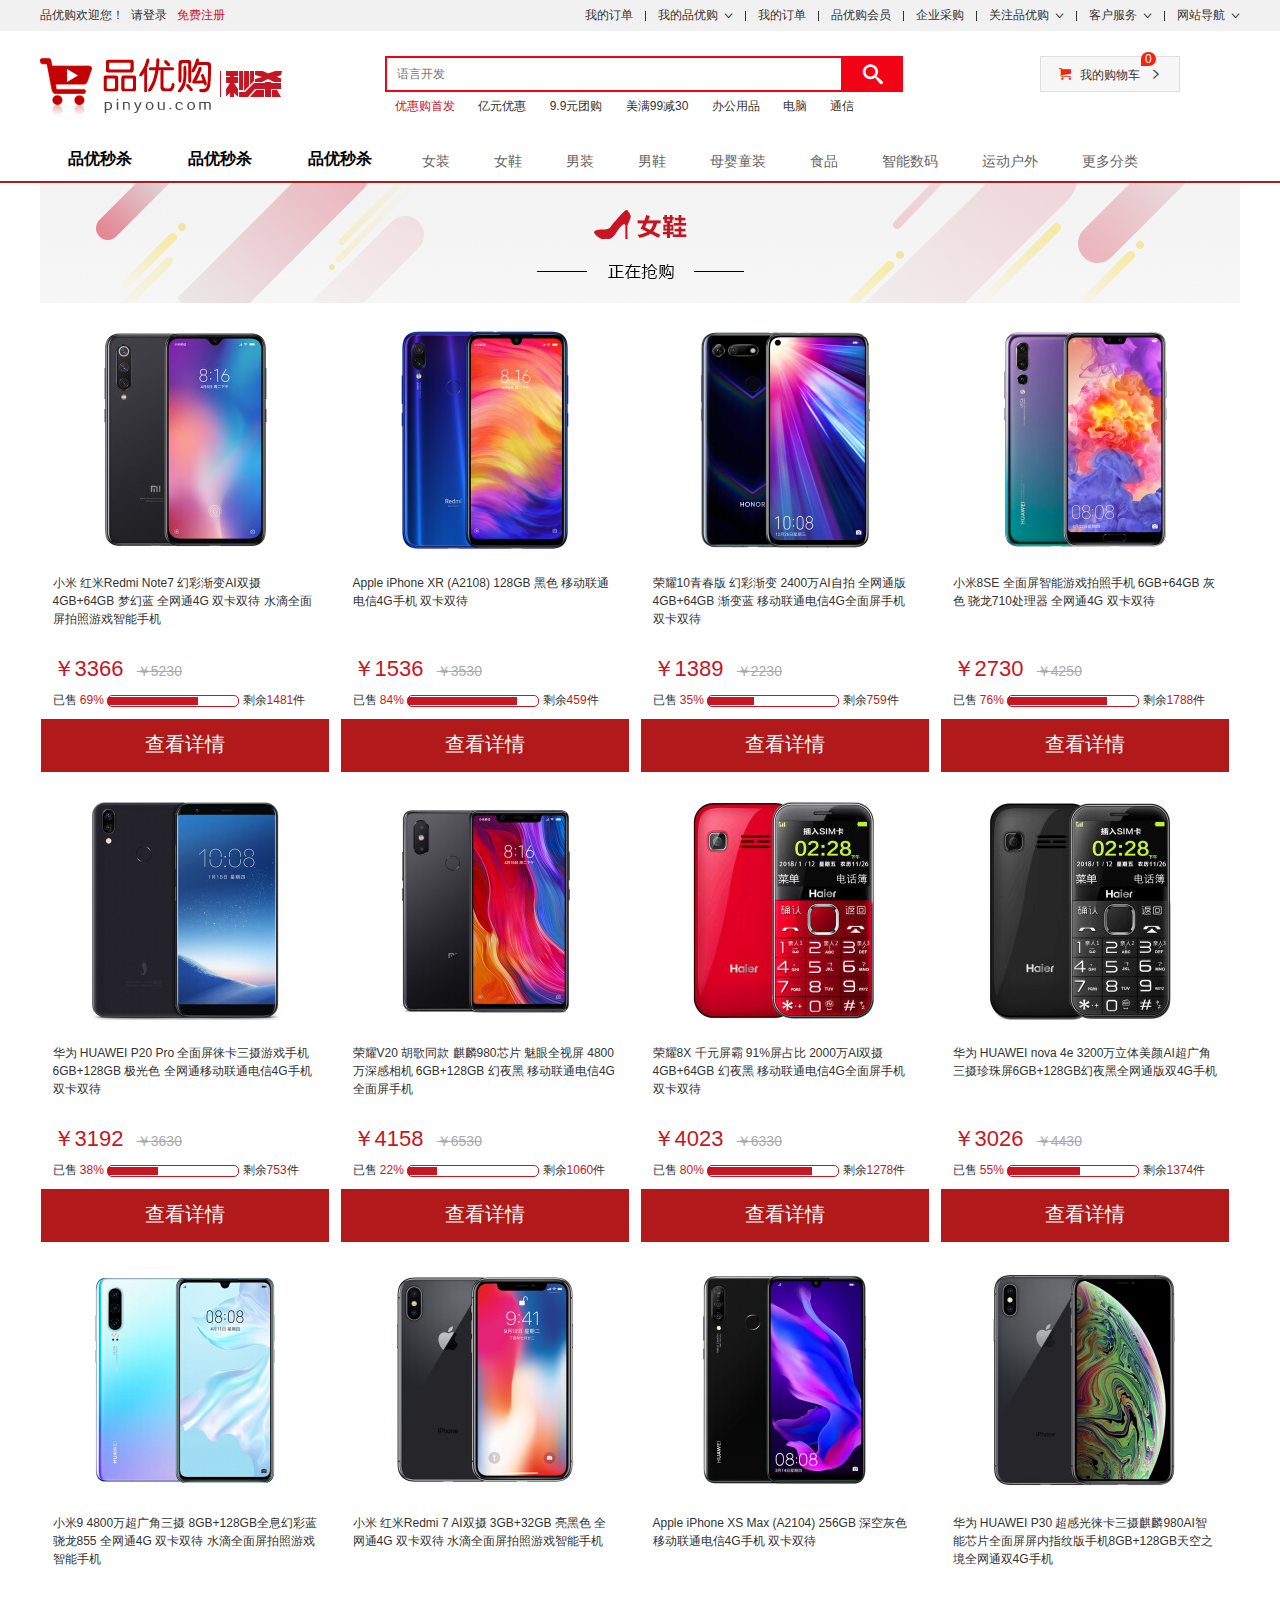
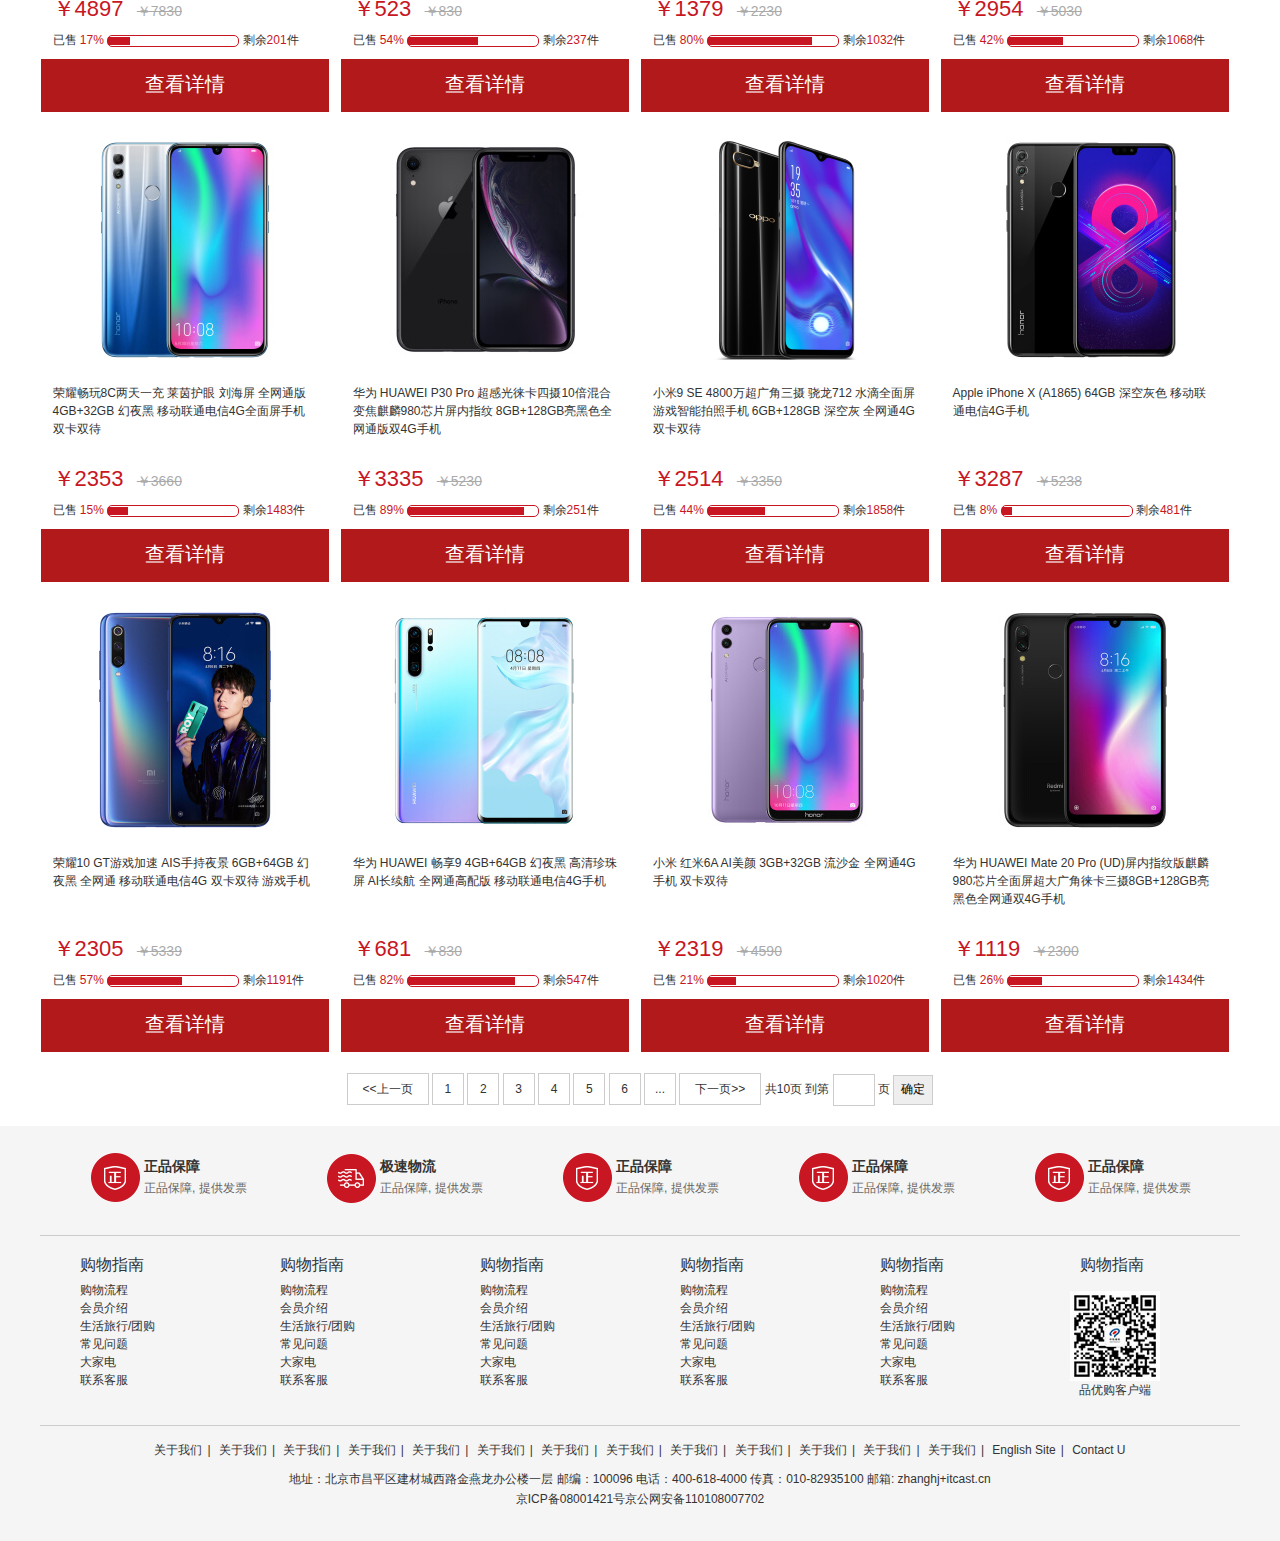
<file: 购物车/list.html>
<!DOCTYPE html>
<html lang="en">

<head>
  <meta charset="UTF-8">
  <title>手机列表-品优购</title>
  <meta name="description"
    content="品优购-专业的综合网上购物商城,销售家电、数码通讯、电脑、家居百货、服装服饰、母婴、图书、食品等数万个品牌优质商品.便捷、诚信的服务，为您提供愉悦的网上购物体验!" />
  <meta name="Keywords" content="网上购物,网上商城,手机,笔记本,电脑,MP3,CD,VCD,DV,相机,数码,配件,手表,存储卡,京东" />
  <!-- ico图标的引入 -->
  <link rel="shortcut icon" href="favicon.ico" type="image/x-icon" />
  <!-- 先引入我们的初始化css -->
  <link rel="stylesheet" href="css/normalize.css">
  <!-- 再引入我们的 公共样式文件 -->
  <link rel="stylesheet" href="css/common.css">
  <!-- 再引入我们的 list样式文件 -->
  <link rel="stylesheet" href="css/list.css">

</head>

<body>
  <!-- 整个顶部盒子start -->
  <div class="nav-top">
    <!-- 快捷导航模块开始 -->
    <div class="shortcut" >
      <div class="w">
        <div class="shortcut-l fl">
          <ul>
            <li>品优购欢迎您！ </li>
            <li>
              &nbsp;
              <a href="#">请登录</a>
              &nbsp;
              <a href="#" class="style-red">免费注册</a>
            </li>
          </ul>
        </div>
        <div class="shortcut-r fr">
          <ul>
            <li><a href="#">我的订单</a></li>
            <li class="spacer"></li>
            <li class="cw-icon"><a href="#">我的品优购</a> <i class="arrow"></i></li>
            <li class="spacer"></li>
            <li><a href="#">我的订单</a></li>
            <li class="spacer"></li>
            <li><a href="#">品优购会员</a></li>
            <li class="spacer"></li>
            <li><a href="#">企业采购</a></li>
            <li class="spacer"></li>
            <li class="cw-icon"><a href="#">关注品优购</a> <i class="arrow"></i></li>
            <li class="spacer"></li>
            <li class="cw-icon"><a href="#">客户服务</a> <i class="arrow"></i></li>
            <li class="spacer"></li>
            <li class="cw-icon"><a href="#">网站导航</a> <i class="arrow"></i></li>
          </ul>
        </div>
      </div>
    </div>
    <!-- 快捷导航模块结束 -->
    <!-- 头部 模块start -->
    <div class="header w">
      <!-- logo -->
      <div class="logo">
        <h1>
          <a href="index.html" title="品优购网">品优购网</a>
        </h1>
      </div>
      <div class="kill">
        <img src="upload/secKill_03.png" alt="">
      </div>
      <!-- search -->
      <div class="search">
        <form action="">
          <input type="text" placeholder="语言开发">
          <button></button>
        </form>
      </div>

      <!-- hotwords -->
      <div class="hotwords">
        <a href="#" class="style-red">优惠购首发</a>
        <a href="#">亿元优惠</a>
        <a href="#">9.9元团购</a>
        <a href="#">美满99减30</a>
        <a href="#">办公用品</a>
        <a href="#">电脑</a>
        <a href="#">通信</a>
      </div>
      <!-- shopcar -->
      <div class="shopcar">
        <i class="icomoon car"></i>
        <a href="./cart.html">我的购物车</a>
        <i class="icomoon arr"></i>
        <i class="count">0</i>
      </div>
    </div>
    <!-- nav部分 -->
    <div class="nav w">
      <ul class="list-nav-l fl">
        <li><a href="">品优秒杀</a></li>
        <li><a href="">品优秒杀</a></li>
        <li><a href="">品优秒杀</a></li>
      </ul>
      <ul class="list-nav-r fl">
        <li><a href="#">女装</a></li>
        <li><a href="#">女鞋 </a></li>
        <li><a href="#">男装</a></li>
        <li><a href="#">男鞋</a></li>
        <li><a href="#">母婴童装</a></li>
        <li><a href="#">食品</a></li>
        <li><a href="#">智能数码</a></li>
        <li><a href="#">运动户外</a></li>
        <li><a href="#">更多分类</a></li>
      </ul>
    </div>
    <!-- 头部 模块start -->
  </div>
  <!-- 整个顶部盒子end -->


  <!-- 内容区 -->
  <div class="main">
    <div class="w">
      <div class="shoes">
        <img src="upload/bg_03.png" alt="">
      </div>

      <!-- 产品列表 product  goods  产品的意思 -->
      <div class="goods-list clearfix">
        <ul>
          <!-- <li class="goods-list-item">
            <a href="detail.html">
              <div class="item-img">
                <img src="upload/pro.jpg" alt="">
              </div>
              <div class="item-title">
                Apple苹果iPhone x（A1699）32G 金色 移动联通电信4G手机
              </div>
              <div class="item-price">
                <span class="now">¥6088</span> <s>￥6988</s>
              </div>
              <div class="sold">
                <span> 已售 <em>87% </em></span>
                <div class="scroll">
                  <div class="per"></div>
                </div>
                <span>剩余<i>29</i>件</span>
              </div>
            </a>
            <a href="#" class="buy">
              查看详情
            </a>
          </li> -->
        </ul>
      </div>


      <div class="page">
        <ul>
          <li class="prev">&lt;&lt;上一页</li>
          <li>1</li>
          <li>2</li>
          <li>3</li>
          <li>4</li>
          <li>5</li>
          <li>6</li>
          <li>...</li>
          <li class="next">下一页&gt;&gt;</li>
        </ul>
        <div class="total">
          共10页 到第 <input type="text"> 页 <button>确定</button>

        </div>
      </div>
    </div>
  </div>





  <!-- 整个底部盒子start -->

  <div class="footer">
    <div class="w">
      <!-- 服务模块 -->
      <div class="mod_service">
        <ul>
          <li class="mod_service_item">
            <i class="mod_service_zheng fl sprite1"></i>
            <div class="mod_service_tit fl">
              <h5>正品保障</h5>
              <p>正品保障, 提供发票</p>
            </div>
          </li>
          <li class="mod_service_item">
            <i class="mod_service_ji fl sprite1"></i>
            <div class="mod_service_tit fl">
              <h5>极速物流</h5>
              <p>正品保障, 提供发票</p>
            </div>
          </li>
          <li class="mod_service_item">
            <i class="mod_service_zheng fl sprite1"></i>
            <div class="mod_service_tit fl">
              <h5>正品保障</h5>
              <p>正品保障, 提供发票</p>
            </div>
          </li>
          <li class="mod_service_item">
            <i class="mod_service_zheng fl sprite1"></i>
            <div class="mod_service_tit fl">
              <h5>正品保障</h5>
              <p>正品保障, 提供发票</p>
            </div>
          </li>
          <li class="mod_service_item">
            <i class="mod_service_zheng fl sprite1"></i>
            <div class="mod_service_tit fl">
              <h5>正品保障</h5>
              <p>正品保障, 提供发票</p>
            </div>
          </li>

        </ul>
      </div>
      <!-- 帮助模块 -->
      <div class="mod_help">
        <dl class="mod_help_list">
          <dt class="mod_help_title">购物指南</dt>
          <dd><a href="#">购物流程</a></dd>
          <dd><a href="#">会员介绍</a></dd>
          <dd><a href="#">生活旅行/团购</a></dd>
          <dd><a href="#">常见问题</a></dd>
          <dd><a href="#">大家电</a></dd>
          <dd><a href="#">联系客服</a></dd>
        </dl>
        <dl class="mod_help_list">
          <dt class="mod_help_title">购物指南</dt>
          <dd><a href="#">购物流程</a></dd>
          <dd><a href="#">会员介绍</a></dd>
          <dd><a href="#">生活旅行/团购</a></dd>
          <dd><a href="#">常见问题</a></dd>
          <dd><a href="#">大家电</a></dd>
          <dd><a href="#">联系客服</a></dd>
        </dl>
        <dl class="mod_help_list">
          <dt class="mod_help_title">购物指南</dt>
          <dd><a href="#">购物流程</a></dd>
          <dd><a href="#">会员介绍</a></dd>
          <dd><a href="#">生活旅行/团购</a></dd>
          <dd><a href="#">常见问题</a></dd>
          <dd><a href="#">大家电</a></dd>
          <dd><a href="#">联系客服</a></dd>
        </dl>
        <dl class="mod_help_list">
          <dt class="mod_help_title">购物指南</dt>
          <dd><a href="#">购物流程</a></dd>
          <dd><a href="#">会员介绍</a></dd>
          <dd><a href="#">生活旅行/团购</a></dd>
          <dd><a href="#">常见问题</a></dd>
          <dd><a href="#">大家电</a></dd>
          <dd><a href="#">联系客服</a></dd>
        </dl>
        <dl class="mod_help_list">
          <dt class="mod_help_title">购物指南</dt>
          <dd><a href="#">购物流程</a></dd>
          <dd><a href="#">会员介绍</a></dd>
          <dd><a href="#">生活旅行/团购</a></dd>
          <dd><a href="#">常见问题</a></dd>
          <dd><a href="#">大家电</a></dd>
          <dd><a href="#">联系客服</a></dd>
        </dl>
        <dl class="mod_help_list">
          <dt class="mod_help_title">购物指南</dt>
          <dd class="erweima">
            <img src="img/wx_cz.jpg" alt="">

            品优购客户端
          </dd>
        </dl>
      </div>
      <!-- 版权模块 -->
      <div class="mod_copyright">
        <div class="mod_copyright_links">
          <a href="#">关于我们</a>|
          <a href="#">关于我们</a>|
          <a href="#">关于我们</a>|
          <a href="#">关于我们</a>|
          <a href="#">关于我们</a>|
          <a href="#">关于我们</a>|
          <a href="#">关于我们</a>|
          <a href="#">关于我们</a>|
          <a href="#">关于我们</a>|
          <a href="#">关于我们</a>|
          <a href="#">关于我们</a>|
          <a href="#">关于我们</a>|
          <a href="#">关于我们</a>|
          <a href="#">English Site</a>|
          <a href="#">Contact U</a></div>
        <p>
          地址：北京市昌平区建材城西路金燕龙办公楼一层 邮编：100096 电话：400-618-4000 传真：010-82935100 邮箱: zhanghj+itcast.cn <br>
          京ICP备08001421号京公网安备110108007702

        </p>
      </div>
    </div>
  </div>
  <!-- 整个底部盒子start -->
</body>
<!-- 先引入data.js -->
<script src="./js/data.js"></script>
<!-- 引入类库 -->
<script src="./js/jquery.js"></script>
<!-- 生成产品列表 -->
<script src="./js/list.js"></script>


</html>
</file>
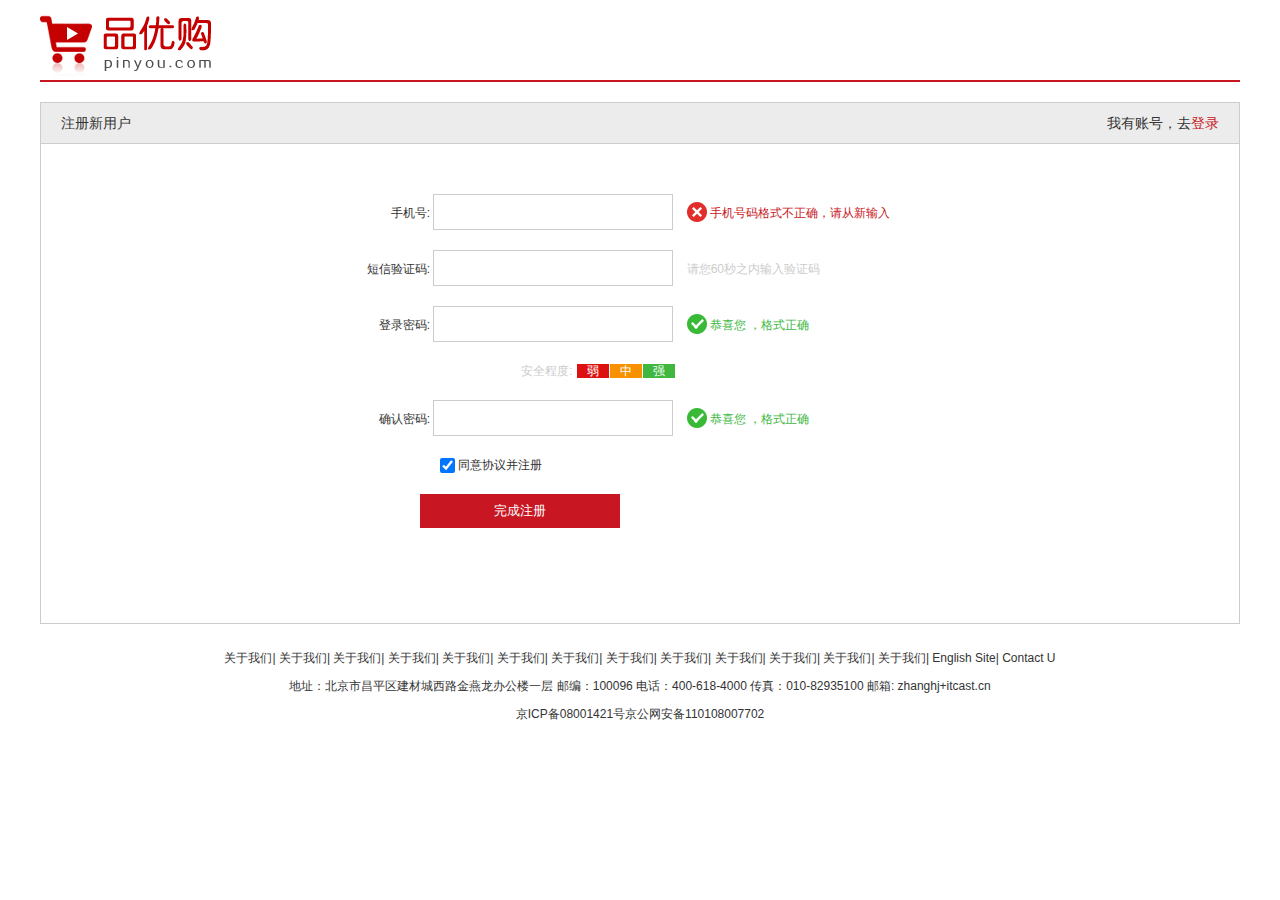
<file: 购物车/register.html>
<!DOCTYPE html>
<html lang="en">
<head>
  <meta charset="UTF-8">
  <title>登录页面</title>
  <link rel="stylesheet" href="css/register.css">
</head>
<body>
   <div class="w">
       <div class="header">
         <div class="logo">
            <img src="img/logo.png" alt="">
         </div>
       </div>
       <!-- 注册主区域 -->
       <div class="registerarea">
           <h3>注册新用户
            <span class="fr">我有账号，去<a href="login.html">登录</a></span>
           </h3>
           <form action="">
             <div class="reg-form">
              <ul>
                <li>
                    <label for="tel">手机号:</label>
                    <span class=""><input type="text" id="tel" ></span>
                    <span class="default error"> <img src="img/wrong.png"> 手机号码格式不正确，请从新输入   </span>
                </li>
                <li>
                    <label for="yanzheng">短信验证码:</label>
                    <span><input type="text" id="yanzheng" ></span>
                    <span class="default">  请您60秒之内输入验证码  </span>
                </li>
                <li>
                    <label for="pwd">登录密码:</label>
                    <span><input type="text" id="pwd" ></span>
                    <span class="default success"> <img src="img/right.png"> 恭喜您 ，格式正确   </span>
                </li>
                <li class="safe">
                  安全程度: <em class="ruo">弱</em><em class="zhong">中</em><em class="qiang">强</em>
                </li>
                <li>
                    <label for="sure">确认密码:</label>
                    <span><input type="text" id="sure" ></span>
                    <span class="default success"> <img src="img/right.png"> 恭喜您 ，格式正确   </span>
                </li>
                <li>
                   <input type="checkbox" name="" id="" class="check" checked="checked">  同意协议并注册
                </li>
                <li class="ole">
                     <button>完成注册</button>
                </li>
              </ul>
          </div>
           </form>
       </div>


       <div class="footer">
          <div class="links">
            关于我们| 关于我们| 关于我们| 关于我们| 关于我们| 关于我们| 关于我们| 关于我们| 关于我们| 关于我们| 关于我们| 关于我们| 关于我们| English Site| Contact U
          </div>
          <p>
            地址：北京市昌平区建材城西路金燕龙办公楼一层 邮编：100096 电话：400-618-4000 传真：010-82935100 邮箱: zhanghj+itcast.cn  <br>
京ICP备08001421号京公网安备110108007702
          </p>
       </div>
   </div>
</body>
</html>
</file>
<file: 购物车/css/common.css>
* {
    margin: 0;
    padding: 0;
}

.clearfix:after {
    content: "";
    display: block;
    height: 0;
    clear: both;
    visibility: hidden;
}

.clearfix {
    *zoom: 1;
}

body {
    margin: 0;
    background-color: #fff;
    color: #333;
    font-size: 12px;
    font-family: tahoma, arial, 'Hiragino Sans GB', 'Microsoft Yahei', \5b8b\4f53, sans-serif;
    line-height: 18px;
}

li {
    list-style: none;
}

/*解决图片底册有空白缝隙*/
img {
    vertical-align: top;
}

.fl {
    float: left;
}

.fr {
    float: right;
}

a {
    text-decoration: none;
    color: #333;
}

a:hover {
    color: #e82633;
}

em,
i {
    font-style: normal !important;
}

input,
button {
    outline: none;
    border: 0;
}

@font-face {
    font-family: 'icomoon';
    src: url('../fonts/icomoon.eot?7kkyc2');
    src: url('../fonts/icomoon.eot?7kkyc2#iefix') format('embedded-opentype'),
        url('../fonts/icomoon.ttf?7kkyc2') format('truetype'),
        url('../fonts/icomoon.woff?7kkyc2') format('woff'),
        url('../fonts/icomoon.svg?7kkyc2#icomoon') format('svg');
    font-weight: normal;
    font-style: normal;
}

.icomoon {
    font-family: 'icomoon';
}

.w {
    width: 1200px;
    margin: auto;
}

/*文字排版、颜色*/

.f12 {
    font-size: 12px
}

.f13 {
    font-size: 13px
}

.nav-top {
    border-bottom: 2px solid #b1191a;
}

/*shortcut部分*/
.shortcut {
    height: 31px;
    background-color: #f1f1f1;
    line-height: 31px;
}

.shortcut li {
    float: left;
    position: relative;
}

.cw-icon {
    padding-right: 15px;
}

.style-red {
    color: #c81623;
}

/* 小竖线 */
.spacer {
    width: 1px;
    height: 10px;
    background-color: #333;
    margin: 11px 12px 0;
}

/*行内元素尽量不要给上下的内外边距*/
.arrow {
    position: absolute;
    top: -3px;
    right: -3px;
    font-family: 'icomoon';
    font-size: 15px;

}

/*header 开始*/
.header {
    position: relative;
    height: 105px;
    /*background-color: pink;*/
}

.logo {
    position: absolute;
    top: 26px;
    left: 0;
    width: 171px;
    height: 61px;
}

.logo h1 {
    margin: 0;
}

.logo a {
    display: block;
    width: 171px;
    height: 61px;
    background: url(../img/logo.png) no-repeat;
    text-indent: -99999px;
    overflow: hidden;
}

.search {
    position: absolute;
    top: 25px;
    left: 345px;
    background-color: purple;
}

.search input {
    width: 444px;
    height: 32px;
    border: 2px solid #f10215;
    padding-left: 10px;
    float: left;
}

.search button {
    float: left;
    width: 60px;
    height: 36px;
    background-color: #f10215;
    font-family: 'icomoon';
    font-size: 20px;
    color: #fff;
    /* 鼠标变成小手 */
    cursor: pointer;
}

.hotwords {
    position: absolute;
    top: 66px;
    left: 345px;
}

.hotwords a {
    margin: 0 10px;
}

/*shopcar*/
.shopcar {
    position: absolute;
    top: 25px;
    right: 60px;
    width: 138px;
    height: 34px;
    background-color: #f7f7f7;
    border: 1px solid #dfdfdf;
    text-align: center;
    line-height: 34px;
}

.car {
    color: #f12510;
    margin-right: 5px;
}

.arr {
    display: inline-block;
    font-size: 18px;
    /*经常和 行内块搭配使用*/
    vertical-align: middle;
    margin-top: -3px;
}

.count {
    position: absolute;
    top: -5px;
    /*有待考究*/
    left: 100px;
    height: 14px;
    background-color: #f12510;
    padding: 0 4px;
    font-size: 12px;
    line-height: 14px;
    color: #fff;
    /*border-radius: 7px 0;*/
    /*左上  右下 是 圆角   剩下2个是直角*/
    border-radius: 7px 7px 7px 0;
}

/*nav bufen*/
.nav {
    height: 45px;
    /*background-color: pink;*/
}

.dropdown {
    position: relative;
    width: 210px;
    height: 45px;

}

.dropdown .dt {
    height: 45px;
    background-color: #b1191a;
    font-size: 14px;
    color: #fff;
    line-height: 45px;
    text-align: center;
}

/*标题的加粗  链接的下划线 颜色  必须要单独制定样式*/
.dropdown .dt h3 {
    font-weight: 400;
}

.dropdown .dd {
    position: absolute;
    left: 0;
    top: 47px;
    width: 100%;
    height: 467px;
    background-color: #c81623;
    /*隐藏起来*/
    /*display: none;*/

}

.cate_menu_item {
    height: 31px;
    line-height: 31px;
    padding: 0 12px;
    margin-left: 2px;
    /*就这么简单*/
    transition: all 0.3s;
}

.cate_menu_item:hover {
    background-color: #fff;
    padding-left: 20px;
}

.cate_menu_item a {
    color: #fff;
    font-size: 14px;
}

.cate_menu_item:hover a {
    color: #c81623;
}

.nav-group-item {
    float: left;
    margin-left: 40px;
    position: relative;
}

.nav-group-item a {
    display: block;
    height: 45px;
    line-height: 45px;
    font-size: 16px;
}

.dragon {
    position: absolute;
    top: -3px;
    left: 17px;
    width: 42px;
    height: 15px;
    background-color: #F60000;
    border-radius: 5px 5px 5px 0;
    text-align: center;
    line-height: 15px;
    color: #fff;
    font-size: 12px;
}

/*底部开始*/
.footer {
    height: 415px;
    background-color: #f5f5f5;
}

.mod_service {
    height: 55px;
    padding: 27px 0;
    border-bottom: 1px solid #ccc;
}

.mod_service_item {
    width: 186px;
    height: 50px;
    float: left;
    margin-left: 50px;
}

.sprite1,
.icon {
    background: url(../img/icons.png) no-repeat;
}

.mod_service_zheng {
    width: 50px;
    height: 50px;
    background-position: -252px -3px;
}

.mod_service_ji {
    width: 50px;
    height: 50px;
    background-position: -254px -53px;
}

.mod_service_tit {
    margin-left: 4px;
}

.mod_service_tit h5 {
    font-size: 14px;
    margin: 4px 0
}

.mod_service_tit p {
    color: #666;
}

.mod_help {
    padding-top: 20px;
    height: 169px;
    border-bottom: 1px solid #ccc;
}

.mod_help_list {
    width: 160px;
    padding-left: 40px;
    float: left;
}

.mod_help_title {
    height: 25px;
    font-size: 16px;
    font-weight: 500;
}

.erweima {
    margin: 10px 0 0 -10px;
    width: 90px;
    text-align: center;
}

.mod_copyright {
    text-align: center;
    padding-top: 15px;
}

.mod_copyright_links a {
    margin: 0 5px;
}

.mod_copyright p {
    margin-top: 10px;
    line-height: 20px;
}

.disabled {
    color: #abcd12;
    /*鼠标禁用*/
    cursor: not-allowed;
}

.mask {
    position: fixed;
    top: 0;
    left: 0;
    width: 100%;
    height: 100%;
    background-color: rgba(200, 25, 25, 0.6);
}
</file>
<file: 购物车/css/index.css>
/*mian start*/
.main {
  width: 980px;
  height: 457px;
  margin-left: 210px;
  padding: 10px 0 0 10px;
}
.focus {
  position: relative;
  width: 721px;
  height: 455px;
}
.focus-prev,
.focus-next {
  position: absolute;
  top: 50%;
  margin-top: -20px;
  width: 24px;
  height: 40px;
  background-color: rgba(0,0,0,.2);
  font-family: 'icomoon';
  font-size: 18px;
  color: #fff;
  /*鼠标变成小手*/
  cursor: pointer;
}
.focus-prev {
  left: 0;
}
.focus-next {
  right: 0;
}

.pager {
   position: absolute;
   left:20%;
   bottom: 15px;
 
}
.pager-item {
    float: left;
   width: 8px;
   height: 8px;
   border: 1px solid #fff;
   margin: 0 5px;
   border-radius: 50%;
   cursor: pointer;
}
.pager-item .current {
  background-color: #fff;
}
.newsflash {
  width: 250px;
  height: 455px;
}
.news {
  height: 163px;
  border: 1px solid #ccc;
}
.news-hd {
  height: 32px;
  line-height: 32px;
  border-bottom: 1px dotted #ccc;
  padding: 0 15px;
}
.news-bd {
  padding: 2px 0 0 15px;
}
.news-bd li {

  height: 25px;
  line-height: 25px;
}
.lifeservice {
  height: 208px;
  border: 1px solid #ccc;
  border-top: 0;
/*  border-left: 1px solid #ccc;
  border-right: 1px solid #ccc;
  border-bottom: 1px solid #ccc;*/
  overflow: hidden;
}
.lifeservice ul {
  width: 252px;
}
.lifeservice li {
  float: left;
  width: 62px;
  height: 70px;
  border-right: 1px solid #ccc;
  border-bottom: 1px solid #ccc;
  text-align: center;
}
.icon {
  display: block;
  width: 24px;
  height: 24px;
  background-position: -17px -16px;
  margin: 10px auto ;
}
.game .icon {
  background-position: -206px -16px;
}
.ad {
  margin-top: 6px;
}
/*展示专区*/
.show {
  margin: 10px 0 20px 0;
}
.recommend {
  height: 163px;
  background-color: #ebebeb;
}
.time {
  height: 100%;
  width: 200px;
  background-color: #5c5251;
  text-align: center;
}
.time  img {
  margin: 28px 0 10px 0;
}
.time  h3 {
  color: #fff;
  font-size: 18px;
  /*font-weight: normal;*/
  /*我们更提倡用数值*/
  font-weight: 400;
}
.recommend-r {
  padding: 10px 0;
}
.recommend-r img {
  width: 100%;
  height: 100%;
}
.recommend-r li {
  float: left;
  width: 249px;
  height: 143px;
  border-right: 1px solid #ddd;
}
.recommend-r .last {
  border-right: 0;
}
.floor-hd {
  height: 38px;
  line-height: 38px;
  border-bottom: 2px solid #c81623;
}
.floor-bd img {
  transition: all 0.2s;
}
.floor-bd img:hover {
  margin-left: 3px;
}

.floor-hd h3{
   float: left;
   color:#c81623;
   font-size: 18px;
   font-weight: 400;
}
.tab-list {
  float: right;
}
.tab-list li {
  float: left;
  /*padding: 0 15px;*/
  /*border-right: 1px solid #999;
  line-height: 12px;
  margin-top: 13px;*/

}
.tab-list .current a {
    color: #c81623 ;
}
.tab-list li a {
  margin:0  12px;
}
.floor-bd {
  height: 360px;
  /*background-color: purple;*/
}
.tab-content img {
  width: 100%;
}
.row-210 {
  width: 210px;
  overflow: hidden;
}
.row-330 {
  width: 330px;
  overflow: hidden;
}
.row-220 {
  width: 219px;
  border-right: 1px solid #ededed;
  overflow: hidden;
}
.row-210-top {
  padding: 10px 5px 0 15px;
  margin-bottom: 3px;
  overflow: hidden;
}
.row-210-top  li {
  float: left;
  width: 85px;
  height: 30px;
  line-height: 30px;
  border-bottom: 1px solid #ededed;
  text-align: center;
  margin-right: 10px;
}
.tab-content-top {
  border-bottom: 1px solid #ededed;
}
.floor-bd {
  overflow: hidden;
}
</file>
<file: 购物车/css/list.css>
.dropdown .dd {
  display: none;
}
.kill {
  position: absolute;
     top: 40px;
    left: 180px;
    border-left: 1px solid #c81623;
    padding-left: 5px;
}
.nav {
   line-height: 45px;
   height: 45px;
   overflow: hidden;
}
.nav li {
   float: left;
}
.list-nav-l li {
   margin: 0 28px;
}
.list-nav-l li a {
   color: #000;
   font-size: 16px;
   font-weight: 700;
}
.nav a:hover {
  text-decoration: underline;
}
.list-nav-r li {
  margin: 0 22px;
}
.list-nav-r {
  line-height: 50px;
}
.list-nav-r li a {
  font-size: 14px;
  color: #666;
}
/*main开始啦*/
.shoes {
  height: 120px;

}
.goods-list-item {
  float: left;
  height: 458px;
  width: 288px;
  border: 1px solid #fff;
  margin: 10px 10px 0 0;
}
.goods-list-item:hover {
  border: 1px solid #c81623;
}
.item-img {
  text-align: center;
  height: 250px;
  line-height: 250px;
}
.item-img > img {
  vertical-align: middle;
}
.item-title {
  height: 76px;
}
.item-title,
.item-price,
.sold {
  width: 265px;
  margin: 10px  auto;
}
.now {
  font-size: 22px;
  color: #c81623;
  margin-right: 10px;
}
.item-price s {
  color: #aaa;
  font-size: 14px;
}
.sold i, 
.sold  em {
   color: #c81623;
}
.scroll {
  display: inline-block;
  position: relative;
  width: 128px;
  height: 8px;
  border: 1px solid #c81623;
  padding: 1px;
  vertical-align: middle;
  border-radius: 5px;
}
.per {
  position: absolute;
  top: 1px;
  left: 0;
  width: 50%;
  height: 8px;
  background-color: #c81623;
}
.buy {
  display: block;
  height: 53px;
  background-color: #b1191a;
  text-align: center;
  line-height: 50px;
  font-size: 20px;
  color: #fff;
}
/*分页的制作*/
.page {
  text-align: center;
  margin: 20px 0;
}
.page li {
  display: inline-block;
  width: 30px;
  height: 30px;
  border: 1px solid #ccc;
  line-height: 30px;
  cursor: pointer;
}
.page li:hover {
  background-color: #eee;
}
.page .prev,
.page .next {
  width: 80px;
}
.page ul,
.total {
  display: inline-block;
}
.total input {
  border: 1px solid #ccc;
  height: 30px;
  width: 40px;
  transition: all .5s;
}
/*这个input 获得了焦点*/
.total input:focus {
  width: 80px;
  border: 1px solid skyblue;
}
.total button {
  height: 30px;
  width: 40px;
  border: 1px solid #ccc;
  background-color: #eee;
  cursor: pointer;
}
</file>
<file: 购物车/css/cart.css>
.empty-tip {
    padding: 60px 0;
    background-color:#fff4e8;
    font-size: 30px;
}
.empty-tip > a {
    color: #c81623;
    margin: 0 10px;
    font-size: 40px;
}

.pd10 {
    padding-left: 10px;
}
.cart-header{
    padding-top: 60px;
    padding-bottom: 40px;
}
.cart-header > .row {
    border: 1px solid #aaa;
}
.row {
    display: flex;
    background-color: #fff4e8;
}
.cell {
    padding: 15px 10px;
}
.col-1{
    flex: 1;
}
.col-4 {
    flex: 4;
}

.item-list{
    border-top: 1px solid #aaa;
    padding-bottom: 40px;
}
.item {
    border-top: 1px solid #aaa;
}
.item-list img {
    width: 100%;
}
.item > .row {
    height: 100px;
}
.tc {
    text-align: center;
}
.lh70 {
    line-height: 70px;
}
.item-count {
    line-height: 20px;
    text-align: center;
}
.item-count > .reduce,.item-count > .add {
    width: 20px;
    height: 20px;
    border: 1px solid #aaa;
}
.item-count > .number {
    width: 60px;
    height: 20px;
    border-top: 1px solid #aaa;
    border-bottom: 1px solid #aaa;
    text-align: center;
}
.hidden {
    display: none;
}
.total-money,.selected {
    color:#E2231A;
    font-size: 20px;
}
.total-of .row {
    line-height: 36px;
}
.total-of .settlement {
    float: right;
    width: 120px;
    height: 40px;
    background-color: rgb(224, 28, 28);
    line-height: 40px;
    text-align: center;
    font-size: 20px;
    color: #fff;
}
</file>
<file: 购物车/css/detail.css>
.dropdown .dd {
  display: none;
}

.main {
  margin-top: 25px;
}

.crumb-wrap li {
  float: left;
  margin-right: 15px;
}

/*产品介绍*/
.product-intro {}

/*放大镜预览模块*/
.preview-wrap {
  width: 400px;
}

.preview-img {
  position: relative;
  width: 398px;
  height: 398px;
  border: 1px solid #ccc;
}

.preview-img img {
  width: 100%;
}

.mask {
  position: absolute;
  top: 0;
  left: 0;
  width: 298px;
  height: 298px;
  border: 1px solid #ccc;
  background: rgba(255, 255, 0, 0.3);
  /*鼠标变成移动样式效果*/
  cursor: move;
  display: none;
}

.preview-list {
  position: relative;
  height: 60px;
  margin-top: 60px;
}

.arrow-prev,
.arrow-next {
  position: absolute;
  top: 15px;
}

.arrow-prev {
  left: 0;
}

.arrow-next {
  right: 0;
}

.list-item {
  width: 320px;
  height: 60px;
  margin: auto;
  overflow: hidden;
}

.list-item img {
  border: 1px solid #fff;
}

.list-item img:hover {
  border: 1px solid #c81623;
}

.list-item ul {
  width: 400px;
}

.list-item li {
  float: left;
  margin: 2px;
}

.itemInfo-wrap {
  width: 720px;
}

.sku-name {
  font-size: 16px;
  font-weight: 600;
}

.news {
  color: red;
  margin: 10px 0;
}

.summary-price {
  position: relative;
  background-color: #fee9eb;
  padding: 20px 0;
}

.summary .dt {
  width: 70px;
  float: left;
  text-align: center;
}

.summary .dd {
  float: left;
  color: #666;
}

.summary-price em {
  font-size: 24px;
  color: #e12228;
}

.summary-price i {
  color: #e12228;
  margin-left: 15px;
}

.remark {
  position: absolute;
  right: 20px;
  top: 20px;

}

.summary-support {
  padding: 10px 0;
}

.summary-stock {
  padding: 10px 0;
  border-bottom: 1px solid #ccc;
}

.choose {
  margin-top: 20px;
}

.choose-item {
  margin: 5px 0;
}

.choose-color {
  display: inline-block;
  width: 80px;
  text-align: center;
  line-height: 40px;
  border-top: 1px solid #eee;
  border-left: 1px solid #eee;
  border-right: 1px solid #ccc;
  border-bottom: 1px solid #ccc;
}

.current {
  border: 1px solid #c81623;
}

.choose-color:hover {
  background-color: #eee;
}

.item-color {
  line-height: 40px;
}

.choose-btns {
  margin-top: 30px;
}

.choose-style {
  display: inline-block;
  padding: 0 15px;
  line-height: 30px;
  box-shadow: 2px 2px 0px rgba(0, 0, 0, .1)
}

.choose-amount {
  display: inline-block;
  position: relative;
  width: 50px;
  height: 44px;

}

.choose-amount input {
  width: 33px;
  height: 42px;
  border: 1px solid #ccc;
  text-align: center;
  line-height: 48px;
}

.add,
.reduce {
  position: absolute;
  right: 0;
  width: 14px;
  height: 20px;
  border: 1px solid #ccc;
  text-align: center;
}

.reduce {
  bottom: 0;
  height: 21px;
}

.addshopcar {
  display: inline-block;
  width: 142px;
  background-color: #c81623;
  text-align: center;
  line-height: 46px;
  color: #fff;
  font-size: 16px;
  margin-left: 15px;
}

.addshopcar:hover {
  color: #fff;
  background-color: #9d0611;
}

.aside {
  width: 208px;
  border: 1px solid #ccc;
}

.product-detail {
  margin-top: 50px;
}

.aside .tab-list {
  height: 34px;
  background-color: purple;
}

.aside .tab-list li {
  float: left;
  background-color: #f1f1f1;
  text-align: center;
  line-height: 33px;
  width: 103px;
  border-left: 1px solid #ddd;
  border-bottom: 1px solid #ddd;
  cursor: pointer;
}

.aside .tab-list .active {
  background-color: #fff;
  border-left: 1px solid #fff;
  border-bottom: 1px solid #fff;
  color: #c81623;
}

.aside .tab-content {
  padding: 0 10px;
}

.aside .tab-con-item li {
  float: left;
  line-height: 28px;
  width: 85px;
  padding-left: 5px;
  border-bottom: 1px dashed #ccc;
}

.tab-con-pro {
  border-bottom: 1px solid #ccc;
}

.addcar {
  display: block;
  width: 88px;
  height: 20px;
  margin: 20px auto;
  background-color: #eee;
  border: 1px solid #ccc;
  text-align: center;
  line-height: 20px;
}

.detail {
  width: 978px;
}

.detail .tab-list {
  height: 38px;
  border: 1px solid #ccc;
  background-color: #eee;
  line-height: 38px;
}

.detail .tab-list li {
  float: left;
  padding: 0 20px;
  cursor: pointer;
}

.detail .tab-list .active {
  background-color: #c81623;
  color: #fff;
}

.tab-con-img {
  text-align: center;
}

.big {
  border: 1px solid #000;
  width: 600px;
  height: 600px;
  position: absolute;
  left: 400px;
  top: 0;
  /* display: none; */
  z-index: 998;
}
</file>
<file: 购物车/css/register.css>
* {
    margin: 0;
    padding: 0;
}
.clearfix:after {
    content: "";
    display: block;
    height: 0;
    clear: both;
    visibility: hidden;
}
.clearfix{
    *zoom: 1;
}
input,
button {
    outline: none;
    border: 0;
}
body {
    margin: 0;
    background-color: #fff;
    color: #333;
    font-size: 12px;
    font-family: tahoma, arial, 'Hiragino Sans GB', 'Microsoft Yahei', \5b8b\4f53, sans-serif;
    line-height: 18px;
}
li {
    list-style: none;
}
/*解决图片底册有空白缝隙*/
img {
    vertical-align: top;
}
.fl {
    float: left;
}

.fr {
    float: right;
}
a {
    text-decoration: none;
    color: #333;
}
a:hover {
    color: #e82633;
}
.w {
    width: 1200px;
    margin: auto;
}
.header {
    height: 80px;
    border-bottom: 2px solid #c81623;
}
.logo {
    /*孩子 如果有了定位或者浮动 脱标了，则就不会引起外边距塌陷的问题了、*/
    float: left;
    margin-top: 15px;

}
.registerarea {
    height: 520px;
    border: 1px solid #ccc;
    margin-top: 20px;
}
.registerarea h3 {
    height: 40px;
    line-height: 40px;
    padding: 0 20px;
    background-color: #ececec;
    border-bottom: 1px solid #ccc;
    font-weight: 400;

}
.registerarea h3 a {
    color: #c81623;
}
.reg-form {
    width: 600px;
    margin: 50px auto 0;
}
.reg-form li {
    margin-bottom: 20px;
}
.reg-form  label {
     display: inline-block;
     width: 90px;
     text-align: right;
}
.reg-form  input {
     width: 238px;
     height: 34px;
     border: 1px solid #ccc;
}
.default {
    color: #ccc;
    margin-left: 10px;
}
.error {
    color: #c81623;
}
.default img {
    vertical-align: middle;
    margin-top: -2px;
}
.success {
    color: #40b83f;
}
.safe {
    text-align: right;
    padding-right: 265px;
    color: #ccc;
}
.safe em {
    padding: 0 10px;
    font-style: normal;
    color: #fff;
    margin-left: 1px;
}
.ruo {
    background-color: #de1111;
}
.zhong {
    background-color: #f79100;
}
.qiang {
    background-color: #40b83f;
}
.reg-form .check {
    width: 15px;
    height: 15px;
    vertical-align: middle;
    margin-left: 100px;
}
.ole  button {
    width: 200px;
    height: 34px;
    background-color: #c81623;
    color:#fff;
    cursor: pointer;
    margin-left: 80px;

}
.footer {
    margin-top: 20px;
    height: 100px;
    text-align: center;
    line-height: 28px;
}
</file>
